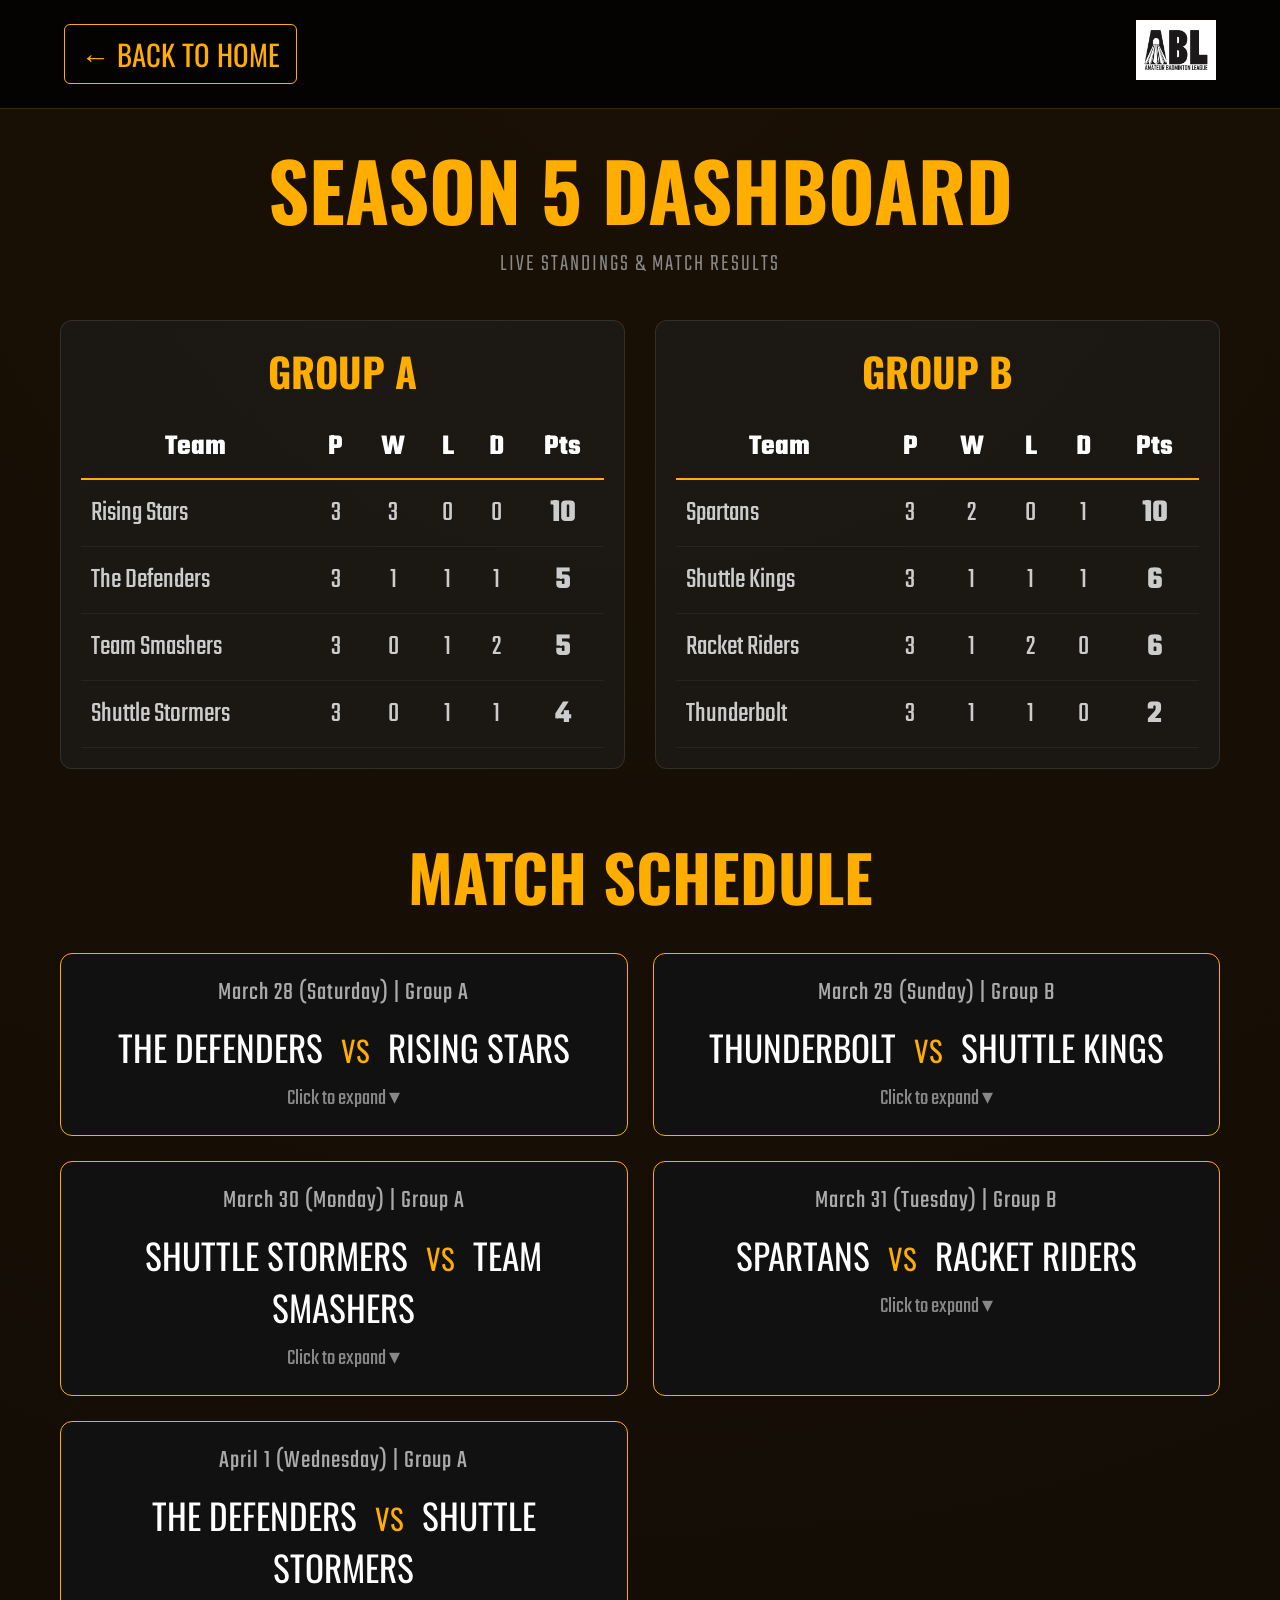
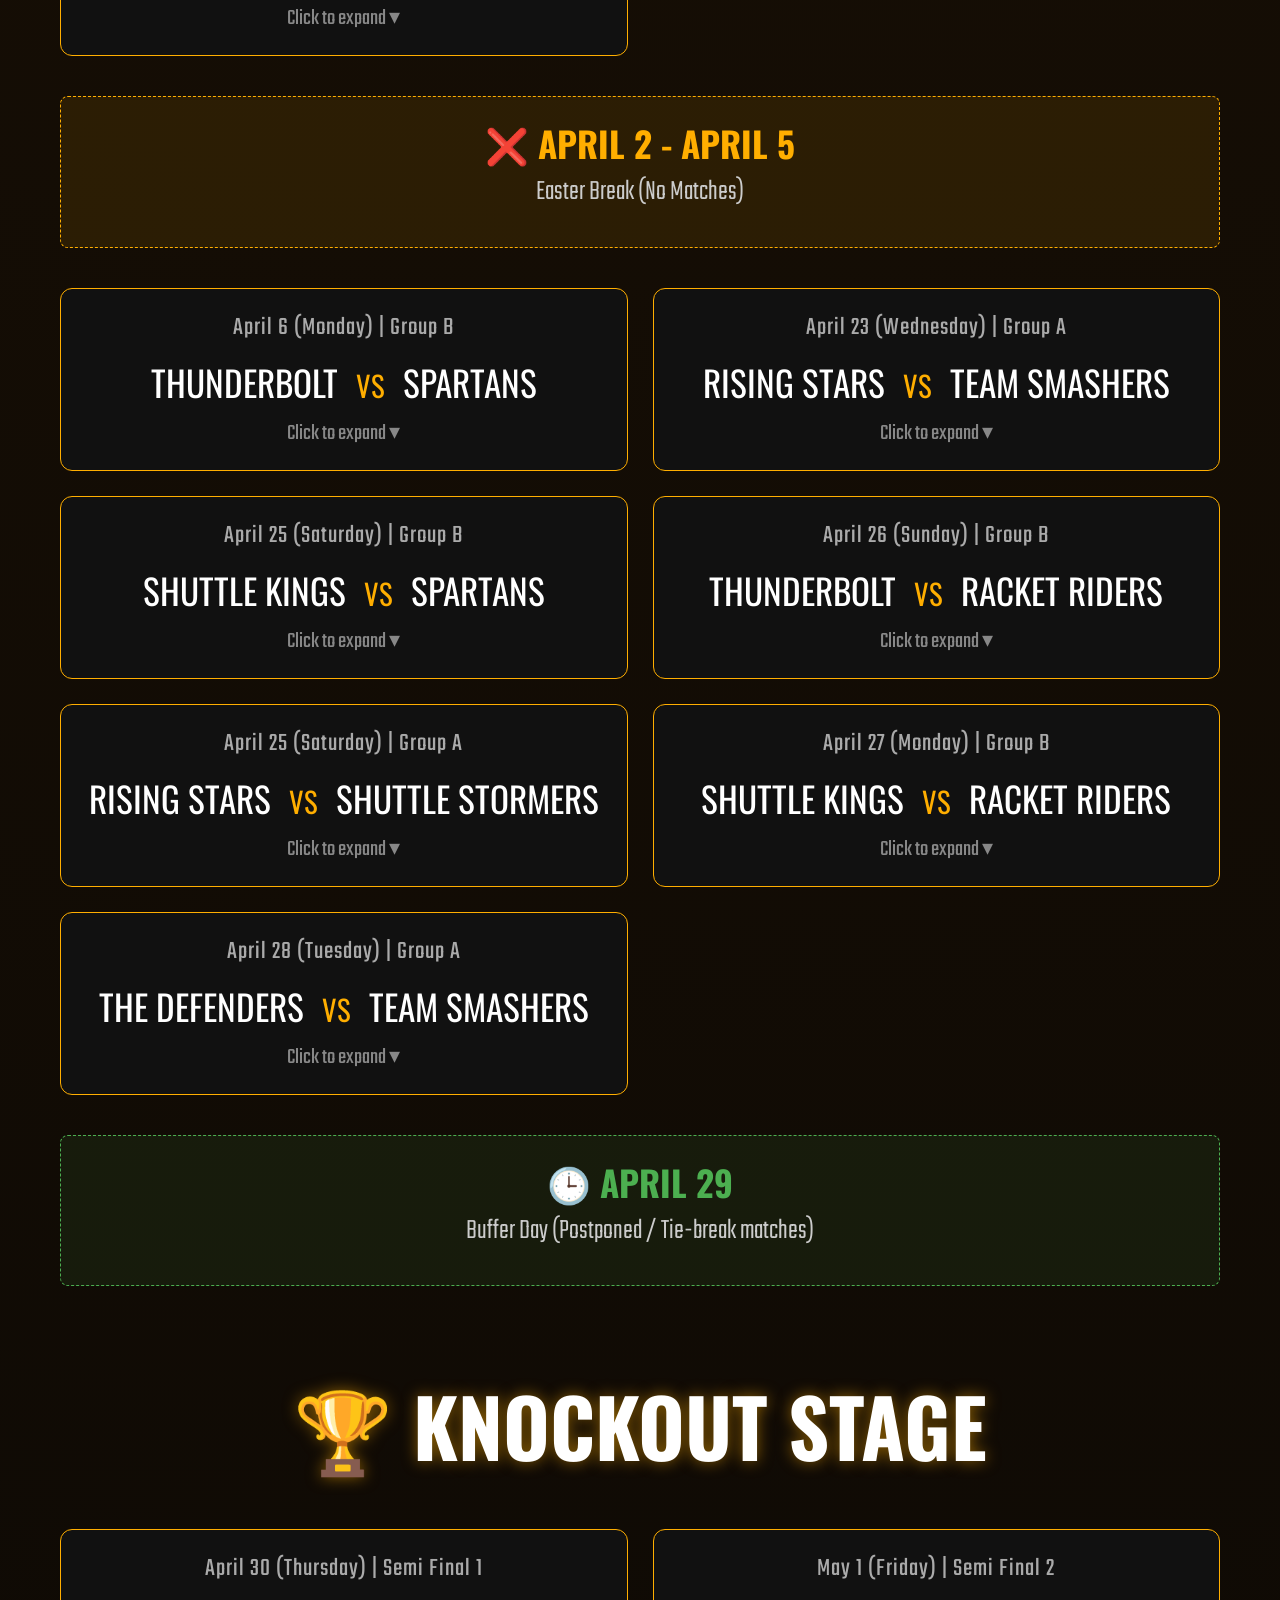
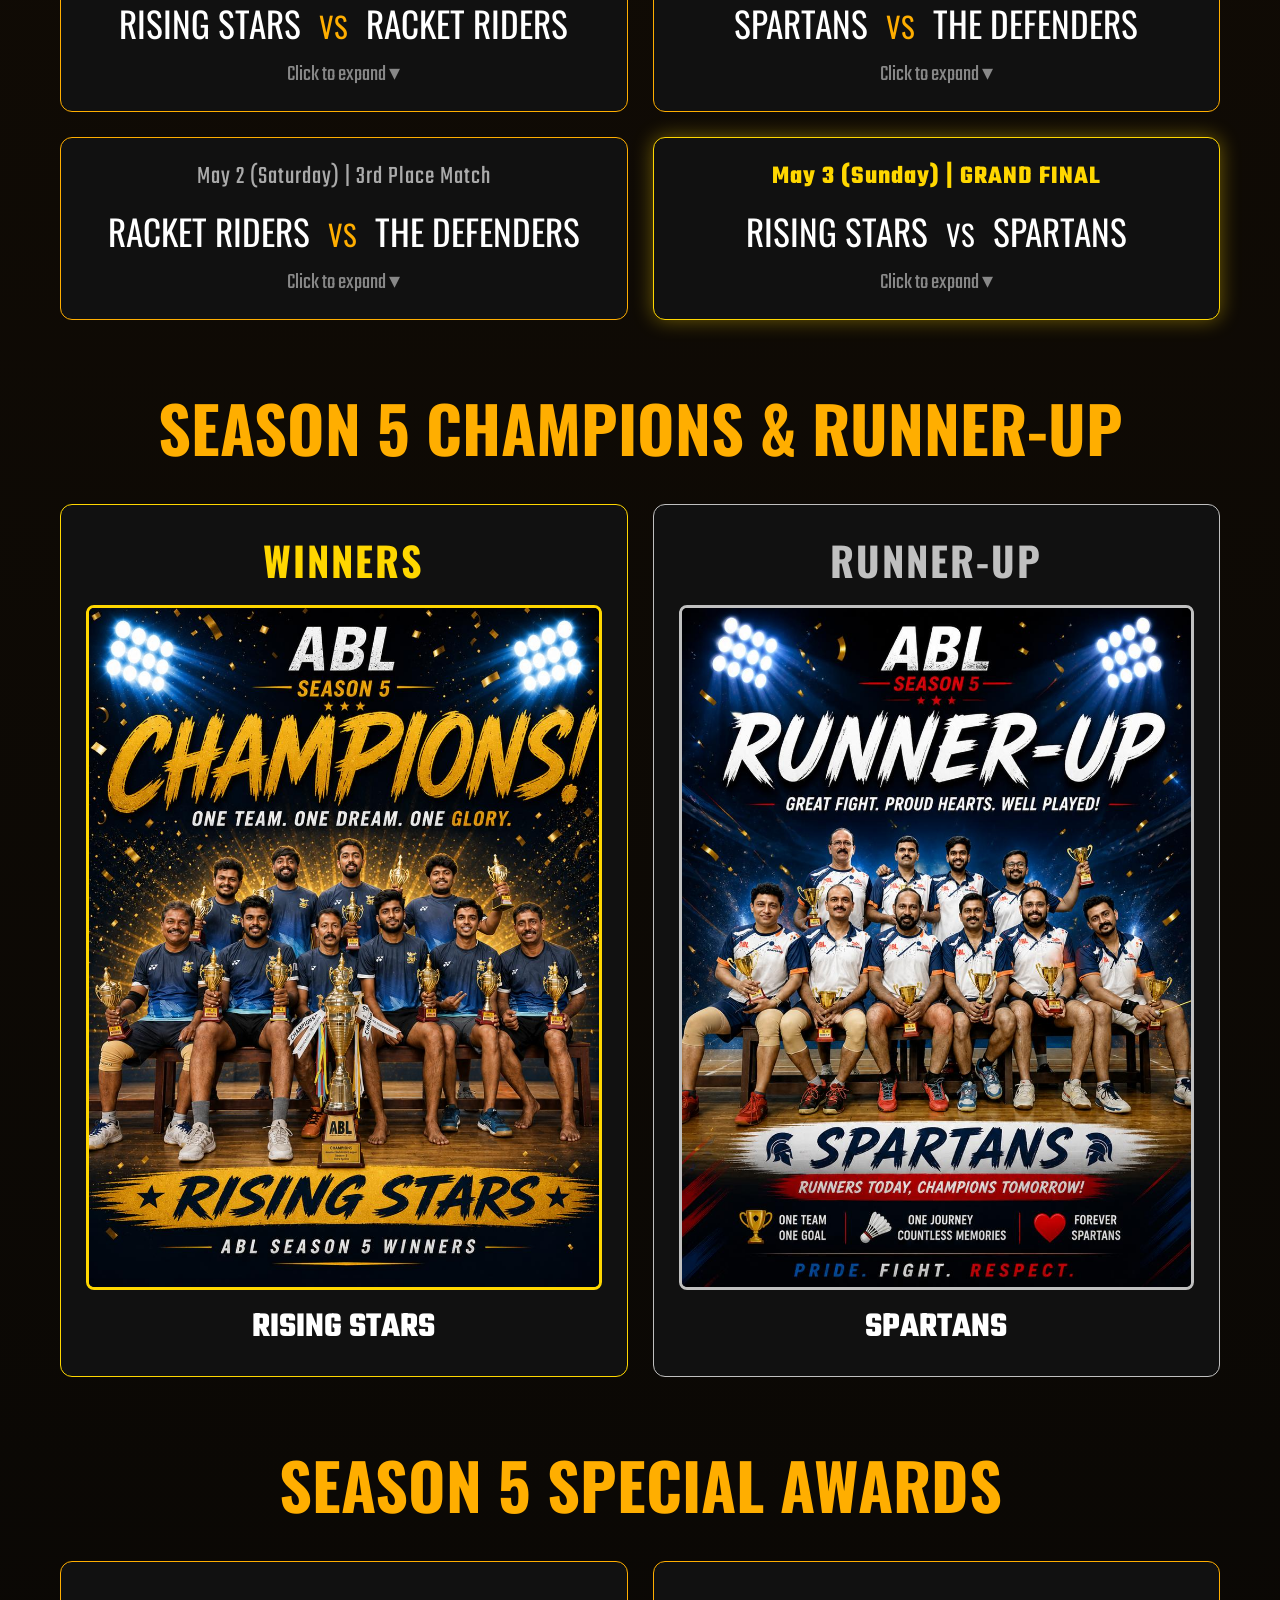
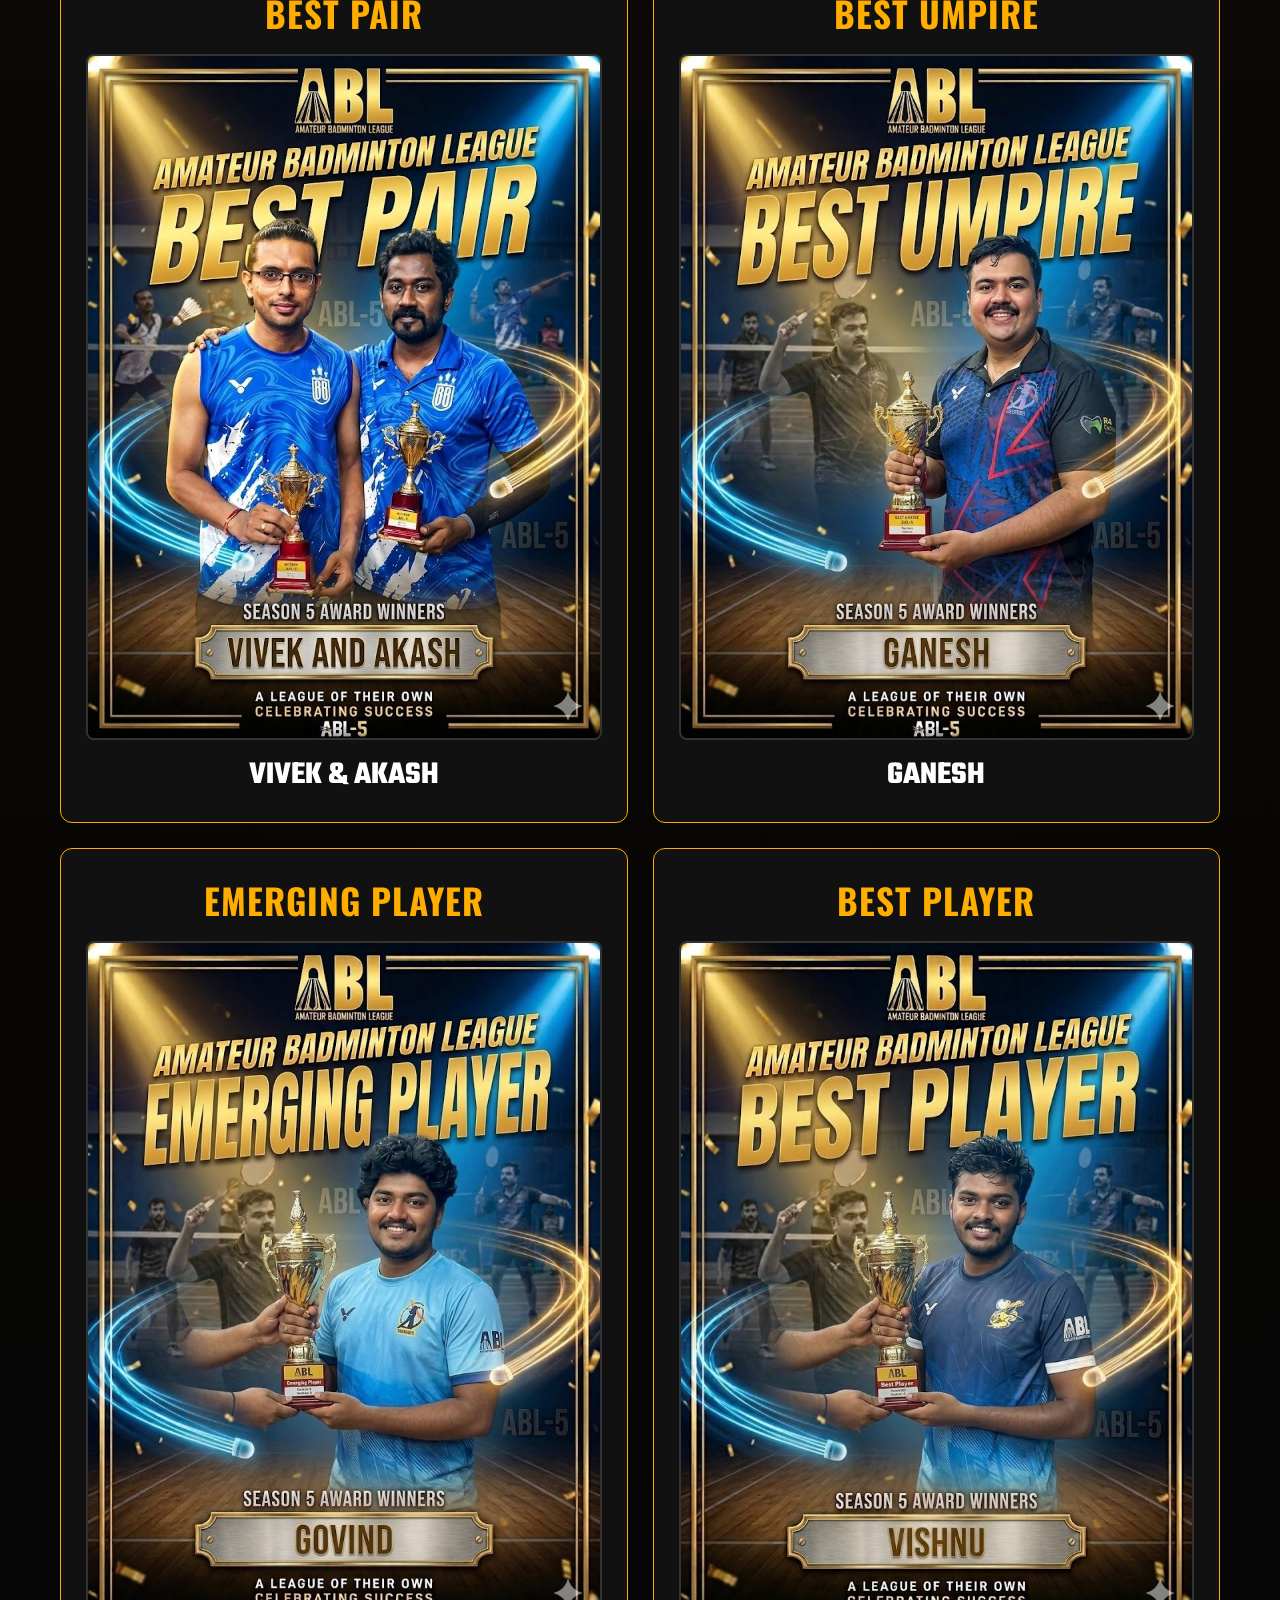
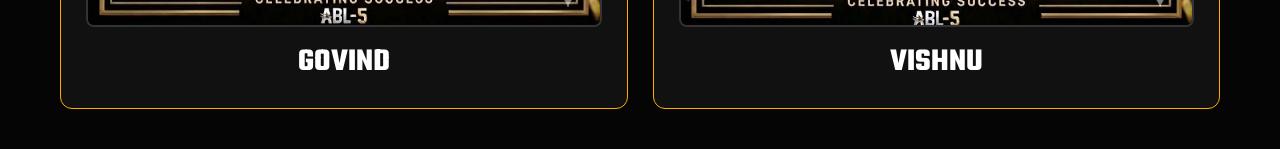
<file: fixtures.html>
<!DOCTYPE html>
<html lang="en">

<head>
    <meta charset="UTF-8">
    <meta name="viewport" content="width=device-width, initial-scale=1.0">
    <title>Fixtures & Standings | ABL Season 5</title>
    <link rel="stylesheet" href="style.css">
    <link rel="preconnect" href="https://fonts.googleapis.com">
    <link rel="preconnect" href="https://fonts.gstatic.com" crossorigin>
    <link
        href="https://fonts.googleapis.com/css2?family=Oswald:wght@300;500;700&family=Teko:wght@300;400;600;700&display=swap"
        rel="stylesheet">
    <link rel="icon" type="image/png" href="abl_logo.png">    
</head>

<body class="fixtures-page">

    <!-- Simple Header / Navigation -->
    <header class="fixtures-header">
        <a href="index.html" class="back-btn">← BACK TO HOME</a>
        <a href="https://abl.harijith.com/"><img src="abl_logo.png" alt="ABL Logo" class="fixtures-logo"></a>
    </header>

    <main class="fixtures-wrapper">
        <div class="section-header center-text">
            <h2>SEASON 5 DASHBOARD</h2>
            <p>Live Standings & Match Results</p>
        </div>

        <!-- POINTS TABLES -->
        <div class="tables-container">
            <div class="group-table-card">
                <h3>GROUP A</h3>
                <table class="group-table">
                    <tr>
                        <th>Team</th>
                        <th>P</th>
                        <th>W</th>
                        <th>L</th>
                        <th>D</th>
                        <th>Pts</th>
                    </tr>
                    <tr>
                        <td>The Defenders</td>
                        <td>3</td>
                        <td>1</td>
                        <td>1</td>
                        <td>1</td>
                        <td class="pts-col">5</td>
                    </tr>
                    <tr>
                        <td>Rising Stars</td>
                        <td>3</td>
                        <td>3</td>
                        <td>0</td>
                        <td>0</td>
                        <td class="pts-col">10</td>
                    </tr>
                    <tr>
                        <td>Shuttle Stormers</td>
                        <td>3</td>
                        <td>0</td>
                        <td>1</td>
                        <td>1</td>
                        <td class="pts-col">4</td>
                    </tr>
                    <tr>
                        <td>Team Smashers</td>
                        <td>3</td>
                        <td>0</td>
                        <td>1</td>
                        <td>2</td>
                        <td class="pts-col">5</td>
                    </tr>
                </table>
            </div>

            <div class="group-table-card">
                <h3>GROUP B</h3>
                <table class="group-table">
                    <tr>
                        <th>Team</th>
                        <th>P</th>
                        <th>W</th>
                        <th>L</th>
                        <th>D</th>
                        <th>Pts</th>
                    </tr>
                    <tr>
                        <td>Thunderbolt</td>
                        <td>3</td>
                        <td>1</td>
                        <td>1</td>
                        <td>0</td>
                        <td class="pts-col">2</td>
                    </tr>
                    <tr>
                        <td>Shuttle Kings</td>
                        <td>3</td>
                        <td>1</td>
                        <td>1</td>
                        <td>1</td>
                        <td class="pts-col">6</td>
                    </tr>
                    <tr>
                        <td>Spartans</td>
                        <td>3</td>
                        <td>2</td>
                        <td>0</td>
                        <td>1</td>
                        <td class="pts-col">10</td>
                    </tr>
                    <tr>
                        <td>Racket Riders</td>
                        <td>3</td>
                        <td>1</td>
                        <td>2</td>
                        <td>0</td>
                        <td class="pts-col">6</td>
                    </tr>
                </table>
            </div>
        </div>

        <!-- FIXTURES SCHEDULE -->
        <div class="schedule-container">
            <h3 class="schedule-title">MATCH SCHEDULE</h3>

            <div class="fixtures-grid">

                <div class="fire-card">
                    <div class="card-summary">
                        <span class="match-date">March 28 (Saturday) | Group A</span>
                        <div class="match-teams">THE DEFENDERS <span class="vs">VS</span> RISING STARS</div>
                        <span class="expand-hint">Click to expand ▾</span>
                    </div>
                    <div class="card-details">
                        <div class="table-wrapper">
                            <table class="details-table">
                            <tr>
                                <th>Match</th>
                                <th>Defenders</th>
                                <th>Rising Stars</th>
                                <th>Winner</th>
                                <th>Pts</th>
                            </tr>
                            <tr>
                                <td>M1 (Reg)</td>
                                <td>Denny / Anal</td>
                                <td>BBoy / Antony</td>
                                <td>BBoy / Antony</td>
                                <td>30-23</td>
                            </tr>
                            <tr>
                                <td>M2 (Reg)</td>
                                <td>Sinoy / Karthik</td>
                                <td>Shafeeq / Jacob</td>
                                <td>Sinoy / Karthik</td>
                                <td>30-25</td>
                            </tr>
                            <tr>
                                <td>M3 (Reg)</td>
                                <td>Baicil / Shyju</td>
                                <td>Balu / Govind</td>
                                <td>Balu / Govind</td>
                                <td>30-13</td>
                            </tr>
                            <tr>
                                <td class="trump">M4 (Trump)</td>
                                <td>Adarsh / Sunilkumar</td>
                                <td>Manoj / Vishnu</td>
                                <td>Manoj / Vishnu</td>
                                <td>30-26</td>
                            </tr>
                            <tr>
                                <td class="trump">M5 (Trump)</td>
                                <td>Rajesh / Navas</td>
                                <td>Vicky / Shijith</td>
                                <td>Rajesh / Navas</td>
                                <td>30-20</td>
                            </tr>
                        </table>
                        </div>
                        <div class="match-footer">Overall Winner: <span>Rising Stars</span></div>
                    </div>
                </div>

                <div class="fire-card">
                    <div class="card-summary">
                        <span class="match-date">March 29 (Sunday) | Group B</span>
                        <div class="match-teams">THUNDERBOLT <span class="vs">VS</span> SHUTTLE KINGS</div>
                        <span class="expand-hint">Click to expand ▾</span>
                    </div>
                    <div class="card-details">
                        <div class="table-wrapper">
                            <table class="details-table">
                            <tr>
                                <th>Match</th>
                                <th>Thunderbolt</th>
                                <th>Kings</th>
                                <th>Winner</th>
                                <th>Pts</th>
                            </tr>
                            <tr>
                                <td>M1 (Reg)</td>
                                <td>Jude / Sukhlal</td>
                                <td>Prasant / Sajith</td>
                                <td>Prasant / Sajith</td>
                                <td>15-30</td>
                            </tr>
                            <tr>
                                <td>M2 (Reg)</td>
                                <td>Dinoop / Pratheesh</td>
                                <td>Hashim / Jolly</td>
                                <td>Dinoop / Pratheesh</td>
                                <td>30-24</td>
                            </tr>
                            <tr>
                                <td>M3 (Reg)</td>
                                <td>Peter / Santhosh</td>
                                <td>Johnson / Biju</td>
                                <td>Johnson / Biju</td>
                                <td>30-24</td>
                            </tr>
                            <tr>
                                <td class="trump">M4 (Trump)</td>
                                <td>Anush / Bebin</td>
                                <td>Jayanth / Manoj AM</td>
                                <td>Anush / Bebin</td>
                                <td>30-9</td>
                            </tr>
                            <tr>
                                <td class="trump">M5 (Trump)</td>
                                <td>Nibin / Ajay</td>
                                <td>Pramod / Bijoy</td>
                                <td>Nibin / Ajay</td>
                                <td>30-20</td>
                            </tr>
                        </table>
                        </div>
                        <div class="match-footer">Overall Winner: <span>Thunderbolt</span></div>
                    </div>
                </div>

                <div class="fire-card">
                    <div class="card-summary">
                        <span class="match-date">March 30 (Monday) | Group A</span>
                        <div class="match-teams">SHUTTLE STORMERS <span class="vs">VS</span> TEAM SMASHERS</div>
                        <span class="expand-hint">Click to expand ▾</span>
                    </div>
                    <div class="card-details">
                        <div class="table-wrapper">
                            <table class="details-table">
                            <tr>
                                <th>Match</th>
                                <th>Stormers</th>
                                <th>Smashers</th>
                                <th>Winner</th>
                                <th>Pts</th>
                            </tr>
                            <tr>
                                <td>M1 (Reg)</td>
                                <td>Jithesh / Upendra</td>
                                <td>Ganesh / Vishnu Raj</td>
                                <td>Ganesh / Vishnu Raj</td>
                                <td>12-30</td>
                            </tr>
                            <tr>
                                <td>M2 (Reg)</td>
                                <td>Nandakumar / Jenson</td>
                                <td>Babu / Nidhin</td>
                                <td>Nandakumar / Jenson</td>
                                <td>30-22</td>
                            </tr>
                            <tr>
                                <td>M3 (Reg)</td>
                                <td>Binu / Vinu</td>
                                <td>Krishnakumar / Younus</td>
                                <td>Binu / Vinu</td>
                                <td>30-26</td>
                            </tr>
                            <tr>
                                <td class="trump">M4 (Trump)</td>
                                <td>Rajiv / Suchith</td>
                                <td>Siyad / Harijith</td>
                                <td>Siyad / Harijith</td>
                                <td>30-27</td>
                            </tr>
                            <tr>
                                <td class="trump">M5 (Trump)</td>
                                <td>Unni / Binoy</td>
                                <td>Jayan / Akhil</td>
                                <td>Unni / Binoy</td>
                                <td>30-21</td>
                            </tr>
                        </table>
                        </div>
                        <div class="match-footer">Overall Winner: <span>Draw</span></div>
                    </div>
                </div>

                <div class="fire-card">
                    <div class="card-summary">
                        <span class="match-date">March 31 (Tuesday) | Group B</span>
                        <div class="match-teams">SPARTANS <span class="vs">VS</span> RACKET RIDERS</div>
                        <span class="expand-hint">Click to expand ▾</span>
                    </div>
                    <div class="card-details">
                        <div class="table-wrapper">
                            <table class="details-table">
                            <tr>
                                <th>Match</th>
                                <th>Spartans</th>
                                <th>Riders</th>
                                <th>Winner</th>
                                <th>Pts</th>
                            </tr>
                            <tr>
                                <td>M1 (Reg)</td>
                                <td>Vinod / Deepesh</td>
                                <td>Sudheesh / Jinosh</td>
                                <td>Vinod / Deepesh</td>
                                <td>30-20</td>
                            </tr>
                            <tr>
                                <td>M2 (Reg)</td>
                                <td>Anand / Manoj</td>
                                <td>Subramani / Faisal</td>
                                <td>Anand / Manoj</td>
                                <td>30-17</td>
                            </tr>
                            <tr>
                                <td>M3 (Reg)</td>
                                <td>Anand John / Rajan</td>
                                <td>Dinesh / Sudheesh</td>
                                <td>Anand John / Rajan</td>
                                <td>30-28</td>
                            </tr>
                            <tr>
                                <td class="trump">M4 (Trump)</td>
                                <td>Mahipal / Pradeep</td>
                                <td>Vivek / Akash</td>
                                <td>Vivek / Akash</td>
                                <td>19-30</td>
                            </tr>
                            <tr>
                                <td class="trump">M5 (Trump)</td>
                                <td>Jinil / Rasheed</td>
                                <td>Ajaz / Ajith Mathew</td>
                                <td>Jinil / Rasheed</td>
                                <td>30-15</td>
                            </tr>
                        </table>
                        </div>
                        <div class="match-footer">Overall Winner: <span>Spartans</span></div>
                    </div>
                </div>

                <div class="fire-card">
                    <div class="card-summary">
                        <span class="match-date">April 1 (Wednesday) | Group A</span>
                        <div class="match-teams">THE DEFENDERS <span class="vs">VS</span> SHUTTLE STORMERS</div>
                        <span class="expand-hint">Click to expand ▾</span>
                    </div>
                    <div class="card-details">
                        <div class="table-wrapper">
                            <table class="details-table">
                            <tr>
                                <th>Match</th>
                                <th>Defenders</th>
                                <th>Stormers</th>
                                <th>Winner</th>
                                <th>Pts</th>
                            </tr>
                            <tr>
                                <td>M1 (Reg)</td>
                                <td>Anal / Sinoy</td>
                                <td>Jithesh / Upendra</td>
                                <td>Anal / Sinoy</td>
                                <td>30-21</td>
                            </tr>
                            <tr>
                                <td>M2 (Reg)</td>
                                <td>Baicil / Shyju</td>
                                <td>Nandakumar / Jenson</td>
                                <td>Nandakumar / Jenson</td>
                                <td>20-30</td>
                            </tr>
                            <tr>
                                <td>M3 (Reg)</td>
                                <td>Denny / Karthik</td>
                                <td>Binu / Vinu</td>
                                <td>Denny / Karthik</td>
                                <td>30-26</td>
                            </tr>
                            <tr>
                                <td class="trump">M4 (Trump)</td>
                                <td>Adarsh / Sunilkumar</td>
                                <td>Rajiv / Sujith</td>
                                <td>Rajiv / Sujith</td>
                                <td>30-20</td>
                            </tr>
                            <tr>
                                <td class="trump">M5 (Trump)</td>
                                <td>Rajesh / Navas</td>
                                <td>Unni / Binoy</td>
                                <td>Rajesh / Navas</td>
                                <td>Walkover</td>
                            </tr>
                        </table>
                        </div>
                        <div class="match-footer">Overall Winner: <span>The Defenders</span></div>
                    </div>
                </div>

                <div class="grid-banner"
                    style="grid-column: 1 / -1; text-align: center; padding: 20px; background: rgba(255,174,0,0.1); border: 1px dashed #ffae00; border-radius: 8px; margin: 15px 0;">
                    <h4
                        style="font-family: 'Oswald', sans-serif; font-size: 2.2rem; color: #ffae00; margin-bottom: 5px;">
                        ❌ APRIL 2 - APRIL 5</h4>
                    <p style="color: #ccc; font-size: 1.8rem;">Easter Break (No Matches)</p>
                </div>

                <div class="fire-card">
                    <div class="card-summary">
                        <span class="match-date">April 6 (Monday) | Group B</span>
                        <div class="match-teams">THUNDERBOLT <span class="vs">VS</span> SPARTANS</div>
                        <span class="expand-hint">Click to expand ▾</span>
                    </div>
                    <div class="card-details">
                        <div class="table-wrapper">
                            <table class="details-table">
                            <tr>
                                <th>Match</th>
                                <th>Thunderbolt</th>
                                <th>Spartans</th>
                                <th>Winner</th>
                                <th>Pts</th>
                            </tr>
                            <tr>
                                <td>M1 (Reg)</td>
                                <td>Peter / Sukhlal</td>
                                <td>Anand John / Rajan</td>
                                <td>Anand John / Rajan</td>
                                <td>17-30</td>
                            </tr>
                            <tr>
                                <td>M2 (Reg)</td>
                                <td>Dinoop / Pratheesh</td>
                                <td>Anand / Manoj</td>
                                <td>Dinoop / Pratheesh</td>
                                <td>30-14</td>
                            </tr>
                            <tr>
                                <td>M3 (Reg)</td>
                                <td>Jude / Santhosh</td>
                                <td>Vinod / Deepesh</td>
                                <td>Vinod / Deepesh</td>
                                <td>10-30</td>
                            </tr>
                            <tr>
                                <td class="trump">M4 (Trump)</td>
                                <td>Nibin / Ajay</td>
                                <td>Rasheed / Jinil</td>
                                <td>Rasheed / Jinil</td>
                                <td>21-30</td>
                            </tr>
                            <tr>
                                <td class="trump">M5 (Trump)</td>
                                <td>Anush / Bebin</td>
                                <td>Pradeep / Mahipal</td>
                                <td>Anush / Bebin</td>
                                <td>30-19</td>
                            </tr>
                        </table>
                        </div>
                        <div class="match-footer">Overall Winner: <span>Spartans</span></div>
                    </div>
                </div>

                <div class="fire-card">
                    <div class="card-summary">
                        <span class="match-date">April 23 (Wednesday) | Group A</span>
                        <div class="match-teams">RISING STARS <span class="vs">VS</span> TEAM SMASHERS</div>
                        <span class="expand-hint">Click to expand ▾</span>
                    </div>
                    <div class="card-details">
                        <div class="table-wrapper">
                            <table class="details-table">
                            <tr>
                                <th>Match</th>
                                <th>RisingStars</th>
                                <th>Team Smashers</th>
                                <th>Winner</th>
                                <th>Pts</th>
                            </tr>
                            <tr>
                                <td>M1 (Reg)</td>
                                <td>Sangeeth / Antony</td>
                                <td>-</td>
                                <td>Sangeeth / Antony</td>
                                <td>Walkover</td>
                            </tr>
                            <tr>
                                <td>M2 (Reg)</td>
                                <td>Shafeek / Jacob</td>
                                <td>Younus / Vishnu</td>
                                <td>Younus / Vishnu</td>
                                <td>24-30</td>
                            </tr>
                            <tr>
                                <td>M3 (Reg)</td>
                                <td>Balu / Govind</td>
                                <td>Ganesh / Kiku</td>
                                <td>Balu / Govind</td>
                                <td>30-24</td>
                            </tr>
                            <tr>
                                <td class="trump">M4 (Trump)</td>
                                <td>Manoj / Vishnu</td>
                                <td>Siyad / Harijith</td>
                                <td>Siyad / Harijith</td>
                                <td>29-30</td>
                            </tr>
                            <tr>
                                <td class="trump">M5 (Trump)</td>
                                <td>Vicky / Shijith</td>
                                <td>Babu / Nidhin</td>
                                <td>Vicky / Shijith</td>
                                <td>30-28</td>
                            </tr>
                        </table>
                        </div>
                        <div class="match-footer">Overall Winner: <span>Rising Stars</span></div>
                    </div>
                </div>

                <div class="fire-card">
                    <div class="card-summary">
                        <span class="match-date">April 25 (Saturday) | Group B</span>
                        <div class="match-teams">SHUTTLE KINGS <span class="vs">VS</span> SPARTANS</div>
                        <span class="expand-hint">Click to expand ▾</span>
                    </div>
                    <div class="card-details">
                        <div class="table-wrapper">
                            <table class="details-table">
                            <tr>
                                <th>Match</th>
                                <th>Kings</th>
                                <th>Spartans</th>
                                <th>Winner</th>
                                <th>Pts</th>
                            </tr>
                            <tr>
                                <td>M1 (Reg)</td>
                                <td>Prasanth / Sajith</td>
                                <td>Annad John / Rajan</td>
                                <td>Prasanth / Sajith</td>
                                <td>26-30</td>
                            </tr>
                            <tr>
                                <td>M2 (Reg)</td>
                                <td>Jolly / Ashim</td>
                                <td>Manoj / Anand</td>
                                <td>Jolly / Ashim</td>
                                <td>30-19</td>
                            </tr>
                            <tr>
                                <td>M3 (Reg)</td>
                                <td>Biju / Johnson</td>
                                <td>Vinod / Deepesh</td>
                                <td>Vinod / Deepesh</td>
                                <td>Walkover</td>
                            </tr>
                            <tr>
                                <td class="trump">M4 (Trump)</td>
                                <td>Manoj / Jayanth</td>
                                <td>Rasheed / Jinil</td>
                                <td>Rasheed / Jinil</td>
                                <td>Walkover</td>
                            </tr>
                            <tr>
                                <td class="trump">M5 (Trump)</td>
                                <td>Pramod / Bijoy</td>
                                <td>Pradeep / Mahipal</td>
                                <td>Pramod / Bijoy</td>
                                <td>30-22</td>
                            </tr>
                        </table>
                        </div>
                        <div class="match-footer">Overall Winner: <span>Draw</span></div>
                    </div>
                </div>



                <div class="fire-card">
                    <div class="card-summary">
                        <span class="match-date">April 26 (Sunday) | Group B</span>
                        <div class="match-teams">THUNDERBOLT <span class="vs">VS</span> RACKET RIDERS</div>
                        <span class="expand-hint">Click to expand ▾</span>
                    </div>
                    <div class="card-details">
                        <div class="table-wrapper">
                            <table class="details-table">
                            <tr>
                                <th>Match</th>
                                <th>Thunderbolt</th>
                                <th>Riders</th>
                                <th>Winner</th>
                                <th>Pts</th>
                            </tr>
                            <tr>
                                <td>M1 (Reg)</td>
                                <td>Peter / Sukhlal (Jude)</td>
                                <td>Dinesh / Sudheesh</td>
                                <td>Dinesh / Sudheesh</td>
                                <td>12-30</td>
                            </tr>
                            <tr>
                                <td>M2 (Reg)</td>
                                <td>Jude / Santhosh</td>
                                <td>Faisal / Mahesh (Subramani)</td>
                                <td>Faisal / Mahesh (Subramani)</td>
                                <td>29-30</td>
                            </tr>
                            <tr>
                                <td>M3 (Reg)</td>
                                <td>Dinoop / Pratheesh</td>
                                <td>Subramani / Jinosh</td>
                                <td>Subramani / Jinosh</td>
                                <td>29-30</td>
                            </tr>
                            <tr>
                                <td class="trump">M4 (Trump)</td>
                                <td>Nibin / Anush</td>
                                <td>Vivek / Akash</td>
                                <td>Vivek / Akash</td>
                                <td>28-30</td>
                            </tr>
                            <tr>
                                <td class="trump">M5 (Trump)</td>
                                <td>Ajay / Bebin</td>
                                <td>Ajaz / Ajith Mathew</td>
                                <td>Ajay / Bebin</td>
                                <td>30-25</td>
                            </tr>
                        </table>
                        </div>
                        <div class="match-footer">Overall Winner: <span>Racket Riders</span></div>
                    </div>
                </div>

                <div class="fire-card">
                    <div class="card-summary">
                        <span class="match-date">April 25 (Saturday) | Group A</span>
                        <div class="match-teams">RISING STARS <span class="vs">VS</span> SHUTTLE STORMERS</div>
                        <span class="expand-hint">Click to expand ▾</span>
                    </div>
                    <div class="card-details">
                        <div class="table-wrapper">
                            <table class="details-table">
                            <tr>
                                <th>Match</th>
                                <th>Stars</th>
                                <th>Stormers</th>
                                <th>Winner</th>
                                <th>Pts</th>
                            </tr>
                            <tr>
                                <td>M1 (Reg)</td>
                                <td>Balu / Govind</td>
                                <td>Binu / Vinu</td>
                                <td>Balu / Govind</td>
                                <td>30-27</td>
                            </tr>
                            <tr>
                                <td>M2 (Reg)</td>
                                <td>Shafeek / Jacob</td>
                                <td>Jenson / Nandu</td>
                                <td>Jenson / Nandu</td>
                                <td>28-30</td>
                            </tr>
                            <tr>
                                <td>M3 (Reg)</td>
                                <td>Sangeeth / Antony</td>
                                <td>Jithesh / Upendra</td>
                                <td>Sangeeth / Antony</td>
                                <td>30-10</td>
                            </tr>
                            <tr>
                                <td class="trump">M4 (Trump)</td>
                                <td>Vicky / Shijith</td>
                                <td>Rajiv / Sujith</td>
                                <td>Rajiv / Sujith</td>
                                <td>Walkover</td>
                            </tr>
                            <tr>
                                <td class="trump">M5 (Trump)</td>
                                <td>Manoj / Vishnu</td>
                                <td>Unni / Binoy</td>
                                <td>Manoj / Vishnu</td>
                                <td>Walkover</td>
                            </tr>
                        </table>
                        </div>
                        <div class="match-footer">Overall Winner: <span>Rising Stars</span></div>
                    </div>
                </div>

                <div class="fire-card">
                    <div class="card-summary">
                        <span class="match-date">April 27 (Monday) | Group B</span>
                        <div class="match-teams">SHUTTLE KINGS <span class="vs">VS</span> RACKET RIDERS</div>
                        <span class="expand-hint">Click to expand ▾</span>
                    </div>
                    <div class="card-details">
                        <div class="table-wrapper">
                            <table class="details-table">
                            <tr>
                                <th>Match</th>
                                <th>Kings</th>
                                <th>Riders</th>
                                <th>Winner</th>
                                <th>Pts</th>
                            </tr>
                            <tr>
                                <td>M1 (Reg)</td>
                                <td>Sajith / Prasanth</td>
                                <td>Dinesh / Sudheesh</td>
                                <td>Sajith / Prasanth</td>
                                <td>30-26</td>
                            </tr>
                            <tr>
                                <td>M2 (Reg)</td>
                                <td>Biju / Joshson (Manoj)</td>
                                <td>Faisal / Mahesh (Subramani)</td>
                                <td>Faisal / Mahesh (Subramani)</td>
                                <td>30-17</td>
                            </tr>
                            <tr>
                                <td>M3 (Reg)</td>
                                <td>Jolly / Hashim</td>
                                <td>Subramani / Jinosh</td>
                                <td>Jolly / Hashim</td>
                                <td>30-18</td>
                            </tr>
                            <tr>
                                <td class="trump">M4 (Trump)</td>
                                <td>Manoj / Jayanth (Biju)</td>
                                <td>Vivek / Ajaz</td>
                                <td>Vivek / Ajaz</td>
                                <td>30-12</td>
                            </tr>
                            <tr>
                                <td class="trump">M5 (Trump)</td>
                                <td>Pramod / Bijoy</td>
                                <td>Akash / Ajith Mathew</td>
                                <td>Pramod / Bijoy</td>
                                <td>30-26</td>
                            </tr>
                        </table>
                        </div>
                        <div class="match-footer">Overall Winner: <span>Shuttle Kings</span></div>
                    </div>
                </div>

                <div class="fire-card">
                    <div class="card-summary">
                        <span class="match-date">April 28 (Tuesday) | Group A</span>
                        <div class="match-teams">THE DEFENDERS <span class="vs">VS</span> TEAM SMASHERS</div>
                        <span class="expand-hint">Click to expand ▾</span>
                    </div>
                    <div class="card-details">
                        <div class="table-wrapper">
                            <table class="details-table">
                            <tr>
                                <th>Match</th>
                                <th>Defenders</th>
                                <th>Smashers</th>
                                <th>Winner</th>
                                <th>Pts</th>
                            </tr>
                            <tr>
                                <td>M1 (Reg)</td>
                                <td>Anal / Sinoy</td>
                                <td>Kiku / Vishu</td>
                                <td>Anal / Sinoy</td>
                                <td>30-24</td>
                            </tr>
                            <tr>
                                <td>M2 (Reg)</td>
                                <td>Baicil / Shyju</td>
                                <td>-</td>
                                <td>Baicil / Shyju</td>
                                <td>Walkover</td>
                            </tr>
                            <tr>
                                <td>M3 (Reg)</td>
                                <td>Denny / Karthik</td>
                                <td>Ganesh / Younus</td>
                                <td>Ganesh / Younus</td>
                                <td>23-30</td>
                            </tr>
                            <tr>
                                <td class="trump">M4 (Trump)</td>
                                <td>Rajesh / Navas</td>
                                <td>Siyad / Harijith</td>
                                <td>Siyad / Harijith</td>
                                <td>12-30</td>
                            </tr>
                            <tr>
                                <td class="trump">M5 (Trump)</td>
                                <td>Adarsh Unni / Sunil</td>
                                <td>Jayan Chettan / Akhil</td>
                                <td>Adarsh Unni / Sunil</td>
                                <td>30-14</td>
                            </tr>
                        </table>
                        </div>
                        <div class="match-footer">Overall Winner: <span>Draw</span></div>
                    </div>
                </div>

                <div class="grid-banner"
                    style="grid-column: 1 / -1; text-align: center; padding: 20px; background: rgba(76, 175, 80, 0.1); border: 1px dashed #4caf50; border-radius: 8px; margin: 15px 0;">
                    <h4
                        style="font-family: 'Oswald', sans-serif; font-size: 2.2rem; color: #4caf50; margin-bottom: 5px;">
                        🕒 APRIL 29</h4>
                    <p style="color: #ccc; font-size: 1.8rem;">Buffer Day (Postponed / Tie-break matches)</p>
                </div>

                <div class="grid-banner"
                    style="grid-column: 1 / -1; text-align: center; margin-top: 40px; margin-bottom: 20px;">
                    <h3
                        style="font-family: 'Oswald', sans-serif; font-size: 5rem; color: #fff; text-shadow: 0 0 15px rgba(255,174,0,0.5);">
                        🏆 KNOCKOUT STAGE</h3>
                </div>

                <div class="fire-card">
                    <div class="card-summary">
                        <span class="match-date">April 30 (Thursday) | Semi Final 1</span>
                        <div class="match-teams">RISING STARS <span class="vs">VS</span> RACKET RIDERS</div>
                        <span class="expand-hint">Click to expand ▾</span>
                    </div>
                    <div class="card-details">
                        <div class="table-wrapper">
                            <table class="details-table">
                            <tr>
                                <th>Match</th>
                                <th>Rising Stars</th>
                                <th>Racket Riders</th>
                                <th>Winner</th>
                                <th>Pts</th>
                            </tr>
                            <tr>
                                <td>M1 (Reg)</td>
                                <td>Sangeeth / Antony</td>
                                <td>-</td>
                                <td>Sangeeth / Antony</td>
                                <td>Walkover</td>
                            </tr>
                            <tr>
                                <td>M2 (Reg)</td>
                                <td>Shafeek / Jacob</td>
                                <td>Faisal / Jinosh</td>
                                <td>Shafeek / Jacob</td>
                                <td>30-18</td>
                            </tr>
                            <tr>
                                <td>M3 (Reg)</td>
                                <td>Balu / Govind</td>
                                <td>Dinesh / Sudheesh</td>
                                <td>Balu / Govind</td>
                                <td>30-24</td>
                            </tr>
                            <tr>
                                <td class="trump">M4 (Trump)</td>
                                <td>Vicky / Shijith</td>
                                <td>Vivek / Akash</td>
                                <td>Vivek / Akash</td>
                                <td>19-30</td>
                            </tr>
                            <tr>
                                <td class="trump">M5 (Trump)</td>
                                <td>Manoj / Vishnu</td>
                                <td>Ajaz / Ajith Mathew</td>
                                <td>Manoj / Vishnu</td>
                                <td>-</td>
                            </tr>
                        </table>
                        </div>
                        <div class="match-footer">Overall Winner: <span>Rising Stars</span></div>
                    </div>
                </div>

                <div class="fire-card">
                    <div class="card-summary">
                        <span class="match-date">May 1 (Friday) | Semi Final 2</span>
                        <div class="match-teams">SPARTANS <span class="vs">VS</span> THE DEFENDERS</div>
                        <span class="expand-hint">Click to expand ▾</span>
                    </div>
                    <div class="card-details">
                        <div class="table-wrapper">
                            <table class="details-table">
                            <tr>
                                <th>Match</th>
                                <th>The Defenders</th>
                                <th>Spartans</th>
                                <th>Winner</th>
                                <th>Pts</th>
                            </tr>
                            <tr>
                                <td>M1 (Reg)</td>
                                <td>Denny / Karthik</td>
                                <td>Manoj / Rajan</td>
                                <td>Denny / Karthik</td>
                                <td>-</td>
                            </tr>
                            <tr>
                                <td>M2 (Reg)</td>
                                <td>Baicil / Shiju</td>
                                <td>Deepesh / Anand</td>
                                <td>Deepesh / Anand</td>
                                <td>12-30</td>
                            </tr>
                            <tr>
                                <td>M3 (Reg)</td>
                                <td>Anal / Sinoy</td>
                                <td>Vinod / Anand John</td>
                                <td>Vinod / Anand John</td>
                                <td>28-30</td>
                            </tr>
                            <tr>
                                <td class="trump">M4 (Trump)</td>
                                <td>Adarsh Unni / Rajesh</td>
                                <td>Rashid / Jinil</td>
                                <td>Rashid / Jinil</td>
                                <td>29-30</td>
                            </tr>
                            <tr>
                                <td class="trump">M5 (Trump)</td>
                                <td>Navas / Sunil Kumar</td>
                                <td>Pradeep / Mahipal</td>
                                <td>-</td>
                                <td>0</td>
                            </tr>
                        </table>
                        </div>
                        <div class="match-footer">Overall Winner: <span>Spartans</span></div>
                    </div>
                </div>

                <div class="fire-card">
                    <div class="card-summary">
                        <span class="match-date">May 2 (Saturday) | 3rd Place Match</span>
                        <div class="match-teams">RACKET RIDERS <span class="vs">VS</span> THE DEFENDERS</div>
                        <span class="expand-hint">Click to expand ▾</span>
                    </div>
                    <div class="card-details">
                        <div class="table-wrapper">
                            <table class="details-table">
                            <tr>
                                <th>Match</th>
                                <th>Racket Riders</th>
                                <th>The Defenders</th>
                                <th>Winner</th>
                                <th>Pts</th>
                            </tr>
                            <tr>
                                <td>M1 (Reg)</td>
                                <td>Jinosh / Dinesh</td>
                                <td>Karthik / Sinoy</td>
                                <td>Jinosh / Dinesh</td>
                                <td>30-26</td>
                            </tr>
                            <tr>
                                <td>M2 (Reg)</td>
                                <td>Sudheesh / Faisal</td>
                                <td>-</td>
                                <td>Sudheesh / Faisal</td>
                                <td>Walkover</td>
                            </tr>
                            <tr>
                                <td>M3 (Reg)</td>
                                <td>-</td>
                                <td>Denny / Baicil</td>
                                <td>Denny / Baicil</td>
                                <td>Walkover</td>
                            </tr>
                            <tr>
                                <td class="trump">M4 (Trump)</td>
                                <td>Akash / Vivek</td>
                                <td>Anal / Unni</td>
                                <td>Akash / Vivek</td>
                                <td>30-21</td>
                            </tr>
                            <tr>
                                <td class="trump">M5 (Trump)</td>
                                <td>Ajith Mathew / Ajas</td>
                                <td>Rajesh / Navas</td>
                                <td>Ajith Mathew / Ajas</td>
                                <td>30-20</td>
                            </tr>
                        </table>
                        </div>
                        <div class="match-footer">Overall Winner: <span>Racket Riders</span></div>
                    </div>
                </div>

                <div class="fire-card" style="border-color: #ffd700; box-shadow: 0 0 20px rgba(255, 215, 0, 0.4);">
                    <div class="card-summary">
                        <span class="match-date" style="color: #ffd700; font-weight: bold;">May 3 (Sunday) | GRAND
                            FINAL</span>
                        <div class="match-teams">RISING STARS <span class="vs" style="color: #fff;">VS</span> SPARTANS
                        </div>
                        <span class="expand-hint">Click to expand ▾</span>
                    </div>
                    <div class="card-details">
                        <div class="table-wrapper">
                            <table class="details-table">
                            <tr>
                                <th>Match</th>
                                <th>Rising Stars</th>
                                <th>Spartans</th>
                                <th>Winner</th>
                                <th>Pts</th>
                            </tr>
                            <tr>
                                <td>M1 (Reg)</td>
                                <td>Balu / Govind</td>
                                <td>Anand / Rajan</td>
                                <td>Balu / Govind</td>
                                <td>30-18</td>
                            </tr>
                            <tr>
                                <td>M2 (Reg)</td>
                                <td>Shafique / Jacob</td>
                                <td>Anand / Deepesh</td>
                                <td>Anand / Deepesh</td>
                                <td>23-30</td>
                            </tr>
                            <tr>
                                <td>M3 (Reg)</td>
                                <td>Sangeeth / Antony</td>
                                <td>-</td>
                                <td>Sangeeth / Antony</td>
                                <td>Walkover</td>
                            </tr>
                            <tr>
                                <td class="trump">M4 (Trump)</td>
                                <td>Manoj / Vishnu</td>
                                <td>Jinil / Rasheed</td>
                                <td>Manoj / Vishnu</td>
                                <td>30-20</td>
                            </tr>
                            <tr>
                                <td class="trump">M5 (Trump)</td>
                                <td>TBD</td>
                                <td>TBD</td>
                                <td>-</td>
                                <td>0</td>
                            </tr>
                        </table>
                        <div class="match-footer" style="color: #ffd700;">🏆 Season 5 Champion: <span>Rising Stars</span>
                        </div>
                    </div>
                </div>

            </div>
        </div>

        <!-- TOURNAMENT CHAMPIONS -->
        <div class="schedule-container" style="margin-top: 60px;">
            <h3 class="schedule-title">SEASON 5 CHAMPIONS & RUNNER-UP</h3>
            <div class="fixtures-grid">
                
                <div class="fire-card" style="cursor: default; border-color: #ffd700;">
                    <div class="card-summary" style="display: flex; flex-direction: column; align-items: center; padding: 25px;">
                        <h4 style="font-family: 'Oswald', sans-serif; font-size: 2.5rem; color: #ffd700; margin-bottom: 15px; letter-spacing: 2px;">WINNERS</h4>
                        <img src="Winners.jpeg" alt="Winners: Rising Stars" style="width: 100%; border-radius: 8px; border: 3px solid #ffd700; margin-bottom: 15px;">
                        <p style="font-size: 2.2rem; font-weight: bold; color: #fff; margin: 0; text-transform: uppercase;">RISING STARS</p>
                    </div>
                </div>

                <div class="fire-card" style="cursor: default; border-color: #c0c0c0;">
                    <div class="card-summary" style="display: flex; flex-direction: column; align-items: center; padding: 25px;">
                        <h4 style="font-family: 'Oswald', sans-serif; font-size: 2.5rem; color: #c0c0c0; margin-bottom: 15px; letter-spacing: 2px;">RUNNER-UP</h4>
                        <img src="Runner-Up.jpeg" alt="Runner-Up: Spartans" style="width: 100%; border-radius: 8px; border: 3px solid #c0c0c0; margin-bottom: 15px;">
                        <p style="font-size: 2.2rem; font-weight: bold; color: #fff; margin: 0; text-transform: uppercase;">SPARTANS</p>
                    </div>
                </div>

            </div>
        </div>

        <!-- SPECIAL AWARDS -->
        <div class="schedule-container" style="margin-top: 60px;">
            <h3 class="schedule-title">SEASON 5 SPECIAL AWARDS</h3>
            <div class="fixtures-grid">
                
                <div class="fire-card" style="cursor: default;">
                    <div class="card-summary" style="display: flex; flex-direction: column; align-items: center; padding: 25px;">
                        <h4 style="font-family: 'Oswald', sans-serif; font-size: 2.2rem; color: #ffae00; margin-bottom: 15px; letter-spacing: 1px;">BEST PAIR</h4>
                        <img src="Best_Pair.jpeg" alt="Best Pair" style="width: 100%; border-radius: 8px; border: 2px solid #333; margin-bottom: 15px;">
                        <p style="font-size: 2rem; font-weight: bold; color: #fff; margin: 0;">VIVEK & AKASH</p>
                    </div>
                </div>

                <div class="fire-card" style="cursor: default;">
                    <div class="card-summary" style="display: flex; flex-direction: column; align-items: center; padding: 25px;">
                        <h4 style="font-family: 'Oswald', sans-serif; font-size: 2.2rem; color: #ffae00; margin-bottom: 15px; letter-spacing: 1px;">BEST UMPIRE</h4>
                        <img src="Best_Umpire.jpeg" alt="Best Umpire" style="width: 100%; border-radius: 8px; border: 2px solid #333; margin-bottom: 15px;">
                        <p style="font-size: 2rem; font-weight: bold; color: #fff; margin: 0;">GANESH</p>
                    </div>
                </div>

                <div class="fire-card" style="cursor: default;">
                    <div class="card-summary" style="display: flex; flex-direction: column; align-items: center; padding: 25px;">
                        <h4 style="font-family: 'Oswald', sans-serif; font-size: 2.2rem; color: #ffae00; margin-bottom: 15px; letter-spacing: 1px;">EMERGING PLAYER</h4>
                        <img src="Emerging_Player.jpeg" alt="Emerging Player" style="width: 100%; border-radius: 8px; border: 2px solid #333; margin-bottom: 15px;">
                        <p style="font-size: 2rem; font-weight: bold; color: #fff; margin: 0;">GOVIND</p>
                    </div>
                </div>

                <div class="fire-card" style="cursor: default;">
                    <div class="card-summary" style="display: flex; flex-direction: column; align-items: center; padding: 25px;">
                        <h4 style="font-family: 'Oswald', sans-serif; font-size: 2.2rem; color: #ffae00; margin-bottom: 15px; letter-spacing: 1px;">BEST PLAYER</h4>
                        <img src="Best_Player.jpeg" alt="Best Player" style="width: 100%; border-radius: 8px; border: 2px solid #333; margin-bottom: 15px;">
                        <p style="font-size: 2rem; font-weight: bold; color: #fff; margin: 0;">VISHNU</p>
                    </div>
                </div>

            </div>
        </div>
    </main>

    <script>
        document.querySelectorAll('.fire-card').forEach(card => {
            card.addEventListener('click', () => {
                const wasOpen = card.classList.contains('open');
                // Close all cards first
                document.querySelectorAll('.fire-card').forEach(c => c.classList.remove('open'));
                // Toggle the clicked one
                if (!wasOpen) card.classList.add('open');
            });
        });

        // Automatically sort Points Tables based on the Points column
        document.addEventListener('DOMContentLoaded', () => {
            document.querySelectorAll('.group-table').forEach(table => {
                const tbody = table.querySelector('tbody') || table;
                // Get all rows except the first one (header)
                const rows = Array.from(tbody.querySelectorAll('tr')).slice(1);
                
                rows.sort((a, b) => {
                    const ptsA = parseInt(a.querySelector('.pts-col').textContent) || 0;
                    const ptsB = parseInt(b.querySelector('.pts-col').textContent) || 0;
                    return ptsB - ptsA; // Descending order (highest points first)
                });

                // Re-append rows in sorted order
                rows.forEach(row => tbody.appendChild(row));
            });
        });
    </script>
</body>

</html>
</file>
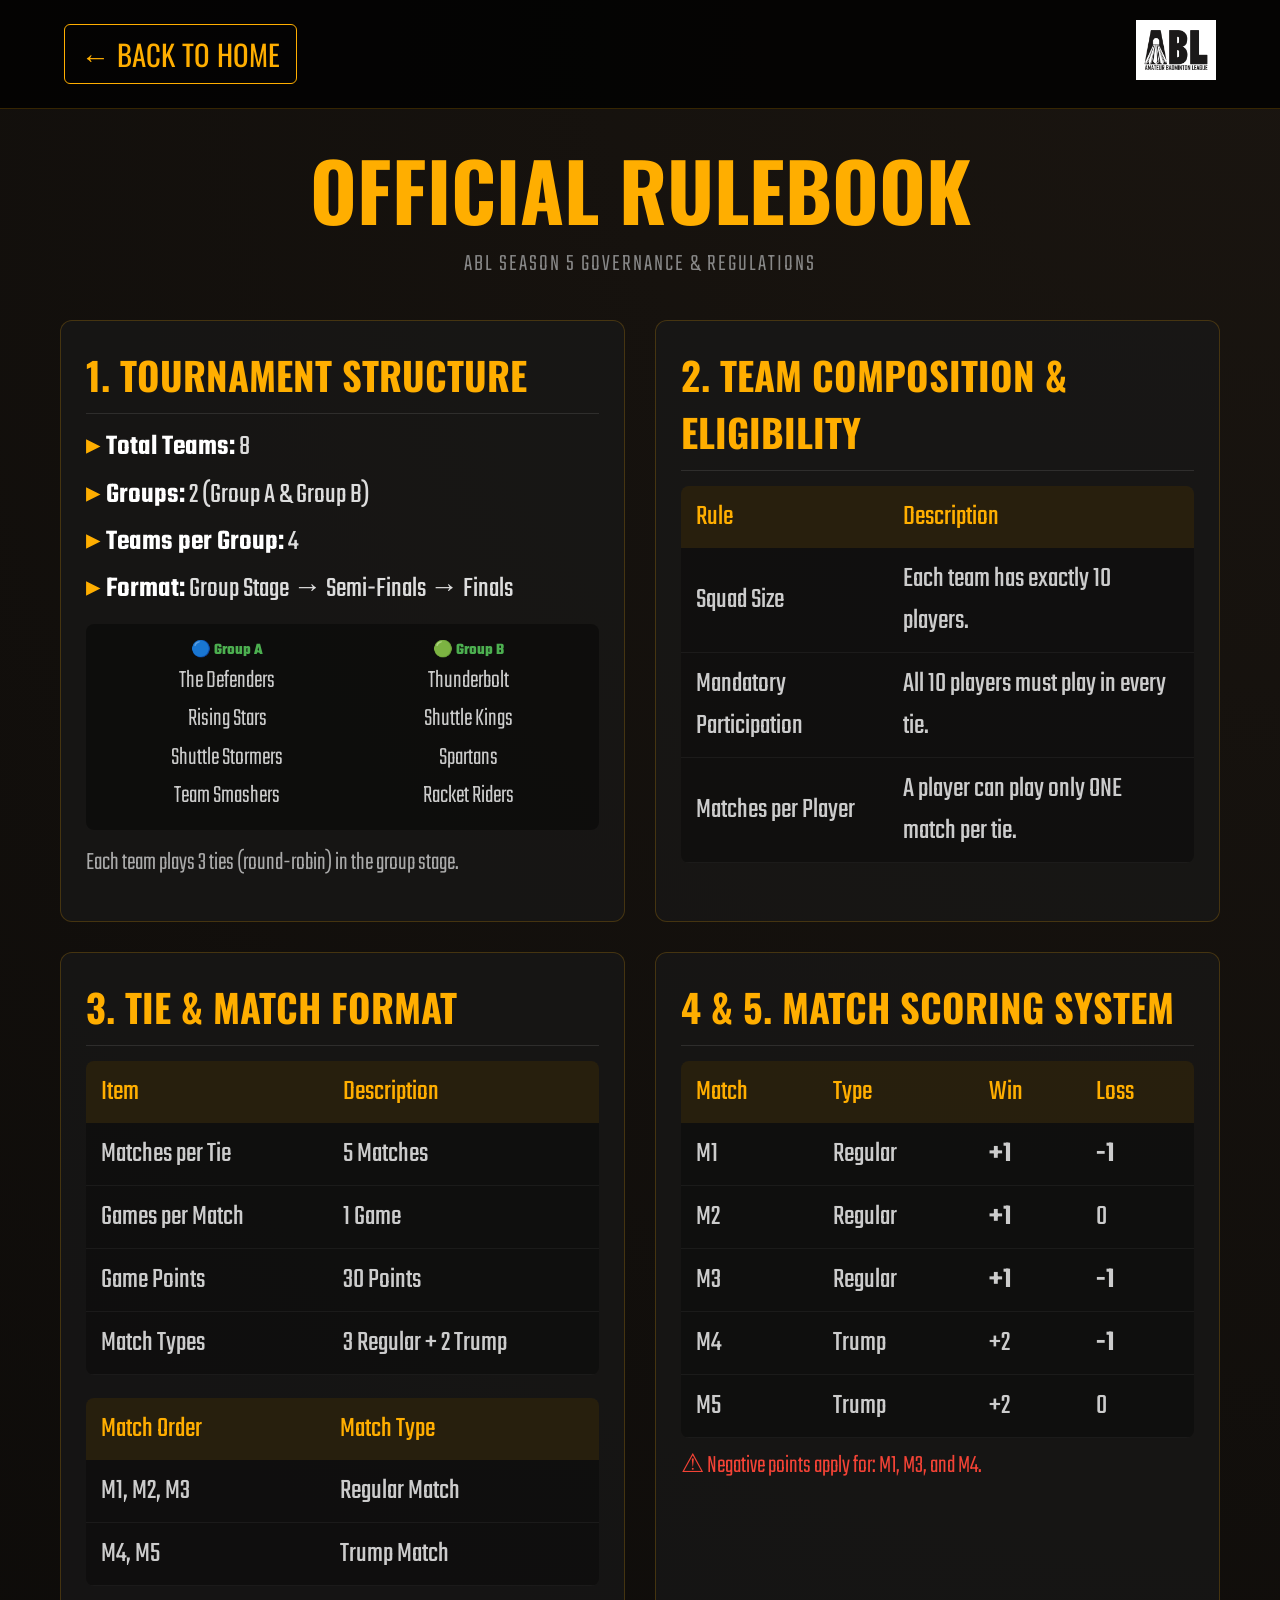
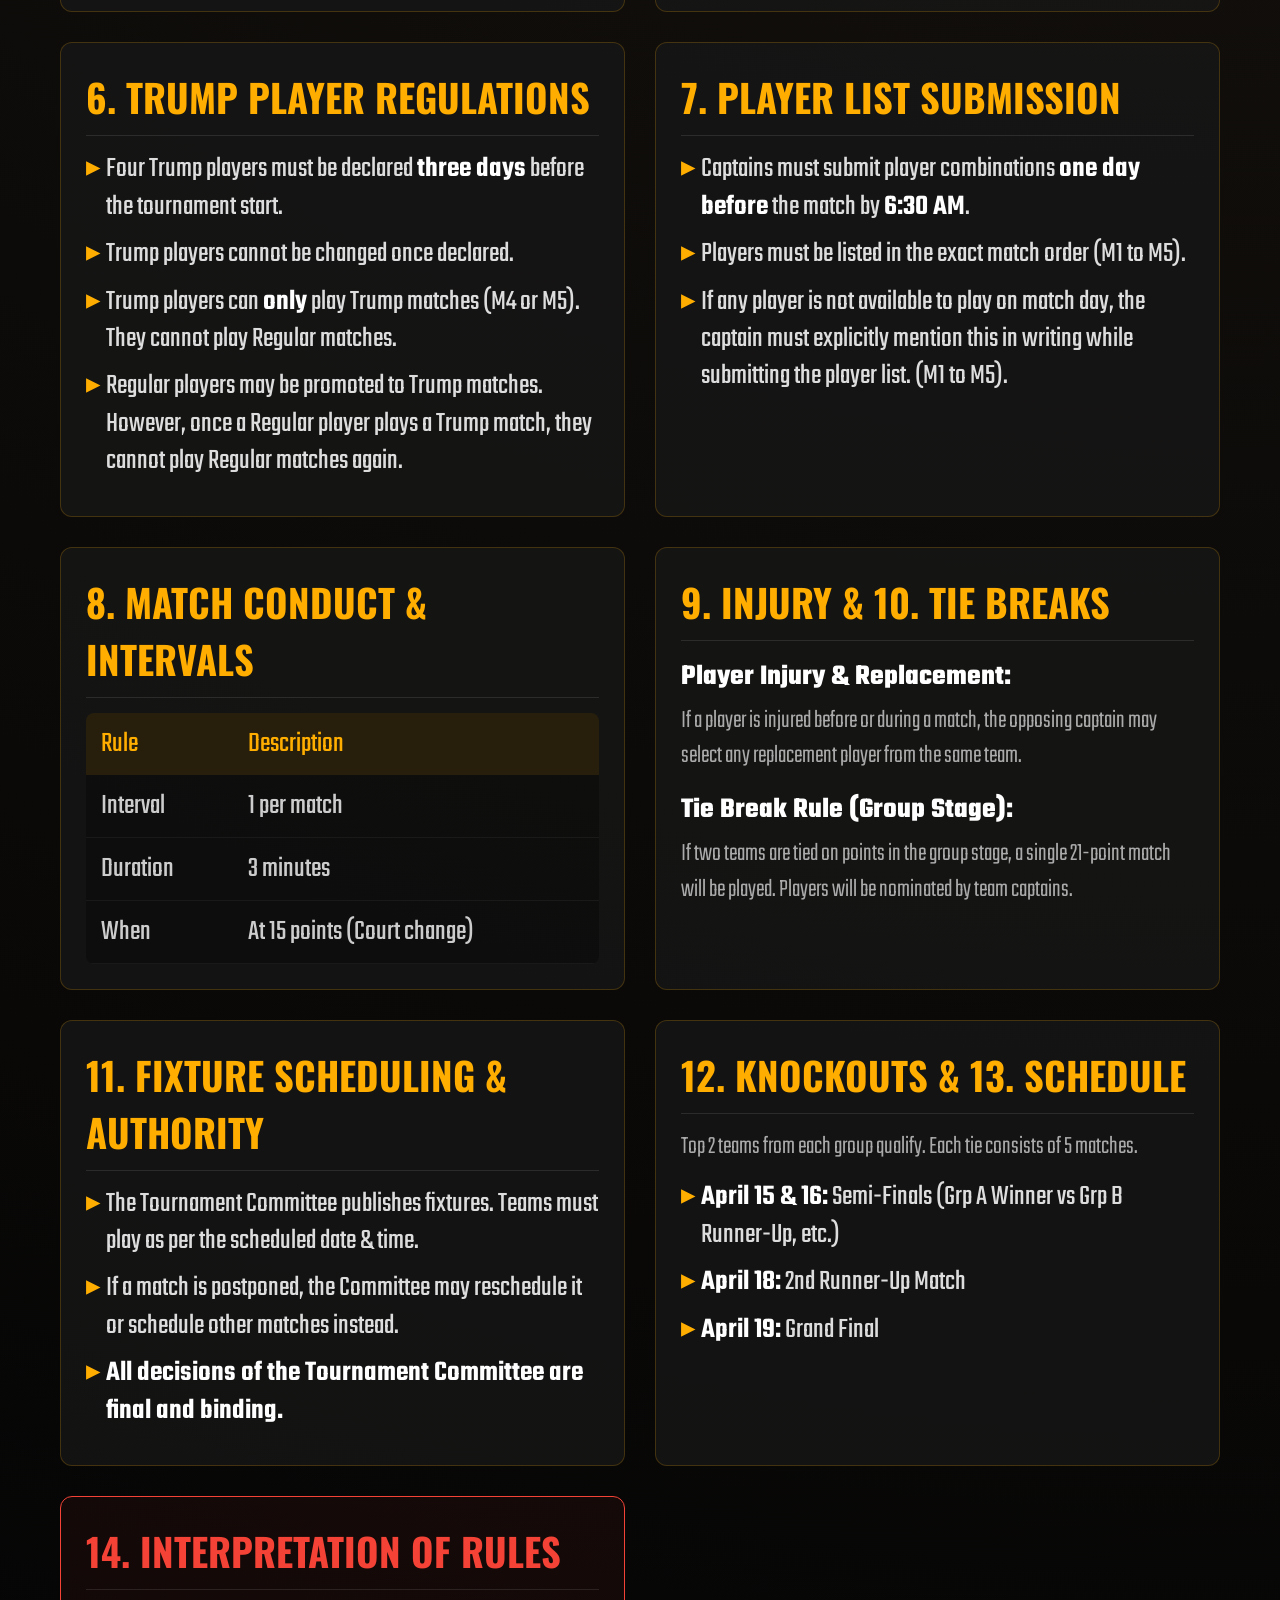
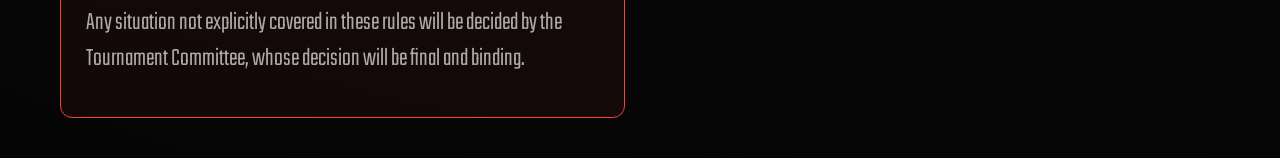
<file: rules.html>
<!DOCTYPE html>
<html lang="en">
<head>
    <meta charset="UTF-8">
    <meta name="viewport" content="width=device-width, initial-scale=1.0">
    <title>Official Rules | ABL Season 5</title>
    <link rel="stylesheet" href="style.css">
    <link rel="preconnect" href="https://fonts.googleapis.com">
    <link rel="preconnect" href="https://fonts.gstatic.com" crossorigin>
    <link href="https://fonts.googleapis.com/css2?family=Oswald:wght@300;500;700&family=Teko:wght@300;400;600;700&display=swap" rel="stylesheet">
    <link rel="icon" type="image/png" href="abl_logo.png">
</head>
<body class="rules-page-bg">

    <header class="fixtures-header">
        <a href="index.html" class="back-btn">← BACK TO HOME</a>
        <a href="https://abl.harijith.com/"><img src="abl_logo.png" alt="ABL Logo" class="fixtures-logo"></a>
    </header>

    <main class="rules-wrapper">
        <div class="section-header center-text">
            <h2>OFFICIAL RULEBOOK</h2>
            <p>ABL Season 5 Governance & Regulations</p>
        </div>

        <div class="rules-masonry">
            
            <!-- RULE 1 -->
            <div class="rule-detail-card">
                <h3>1. TOURNAMENT STRUCTURE</h3>
                <ul class="rule-list">
                    <li><strong>Total Teams:</strong> 8</li>
                    <li><strong>Groups:</strong> 2 (Group A & Group B)</li>
                    <li><strong>Teams per Group:</strong> 4</li>
                    <li><strong>Format:</strong> Group Stage → Semi-Finals → Finals</li>
                </ul>
                <div class="groups-split">
                    <div>
                        <h4 style="color: #4caf50;">🔵 Group A</h4>
                        <p>The Defenders<br>Rising Stars<br>Shuttle Stormers<br>Team Smashers</p>
                    </div>
                    <div>
                        <h4 style="color: #4caf50;">🟢 Group B</h4>
                        <p>Thunderbolt<br>Shuttle Kings<br>Spartans<br>Racket Riders</p>
                    </div>
                </div>
                <p class="rule-note">Each team plays 3 ties (round-robin) in the group stage.</p>
            </div>

            <!-- RULE 2 -->
            <div class="rule-detail-card">
                <h3>2. TEAM COMPOSITION & ELIGIBILITY</h3>
                <table class="rule-table">
                    <tr><th>Rule</th><th>Description</th></tr>
                    <tr><td>Squad Size</td><td>Each team has exactly 10 players.</td></tr>
                    <tr><td>Mandatory Participation</td><td>All 10 players must play in every tie.</td></tr>
                    <tr><td>Matches per Player</td><td>A player can play only ONE match per tie.</td></tr>
                </table>
            </div>

            <!-- RULE 3 -->
            <div class="rule-detail-card">
                <h3>3. TIE & MATCH FORMAT</h3>
                <table class="rule-table">
                    <tr><th>Item</th><th>Description</th></tr>
                    <tr><td>Matches per Tie</td><td>5 Matches</td></tr>
                    <tr><td>Games per Match</td><td>1 Game</td></tr>
                    <tr><td>Game Points</td><td>30 Points</td></tr>
                    <tr><td>Match Types</td><td>3 Regular + 2 Trump</td></tr>
                </table>
                <br>
                <table class="rule-table">
                    <tr><th>Match Order</th><th>Match Type</th></tr>
                    <tr><td>M1, M2, M3</td><td>Regular Match</td></tr>
                    <tr><td class="trump-text">M4, M5</td><td class="trump-text">Trump Match</td></tr>
                </table>
            </div>

            <!-- RULE 4 & 5 -->
            <div class="rule-detail-card">
                <h3>4 & 5. MATCH SCORING SYSTEM</h3>
                <table class="rule-table">
                    <tr><th>Match</th><th>Type</th><th>Win</th><th>Loss</th></tr>
                    <tr><td>M1</td><td>Regular</td><td class="win">+1</td><td class="loss">-1</td></tr>
                    <tr><td>M2</td><td>Regular</td><td class="win">+1</td><td>0</td></tr>
                    <tr><td>M3</td><td>Regular</td><td class="win">+1</td><td class="loss">-1</td></tr>
                    <tr><td class="trump-text">M4</td><td class="trump-text">Trump</td><td class="trump-text">+2</td><td class="loss">-1</td></tr>
                    <tr><td class="trump-text">M5</td><td class="trump-text">Trump</td><td class="trump-text">+2</td><td>0</td></tr>
                </table>
                <p class="rule-note" style="color: #f44336; margin-top: 10px;">⚠ Negative points apply for: M1, M3, and M4.</p>
            </div>

            <!-- RULE 6 -->
            <div class="rule-detail-card">
                <h3>6. TRUMP PLAYER REGULATIONS</h3>
                <ul class="rule-list">
                    <li>Four Trump players must be declared <strong>three days</strong> before the tournament start.</li>
                    <li>Trump players cannot be changed once declared.</li>
                    <li>Trump players can <strong>only</strong> play Trump matches (M4 or M5). They cannot play Regular matches.</li>
                    <li>Regular players may be promoted to Trump matches. However, once a Regular player plays a Trump match, they cannot play Regular matches again.</li>
                </ul>
            </div>

            <!-- RULE 7 -->
            <div class="rule-detail-card">
                <h3>7. PLAYER LIST SUBMISSION</h3>
                <ul class="rule-list">
                    <li>Captains must submit player combinations <strong>one day before</strong> the match by <strong>6:30 AM</strong>.</li>
                    <li>Players must be listed in the exact match order (M1 to M5).</li>
                    <li>If any player is not available to play on match day, the captain must explicitly mention this in writing while submitting the player list. (M1 to M5).</li>
                </ul>
            </div>

            <!-- RULE 8 -->
            <div class="rule-detail-card">
                <h3>8. MATCH CONDUCT & INTERVALS</h3>
                <table class="rule-table">
                    <tr><th>Rule</th><th>Description</th></tr>
                    <tr><td>Interval</td><td>1 per match</td></tr>
                    <tr><td>Duration</td><td>3 minutes</td></tr>
                    <tr><td>When</td><td>At 15 points (Court change)</td></tr>
                </table>
            </div>

            <!-- RULE 9 & 10 -->
            <div class="rule-detail-card">
                <h3>9. INJURY & 10. TIE BREAKS</h3>
                <h4 style="color: #fff; margin-bottom: 5px; font-size: 1.8rem;">Player Injury & Replacement:</h4>
                <p class="rule-note" style="margin-bottom: 15px;">If a player is injured before or during a match, the opposing captain may select any replacement player from the same team.</p>
                
                <h4 style="color: #fff; margin-bottom: 5px; font-size: 1.8rem;">Tie Break Rule (Group Stage):</h4>
                <p class="rule-note">If two teams are tied on points in the group stage, a single 21-point match will be played. Players will be nominated by team captains.</p>
            </div>

            <!-- RULE 11 -->
            <div class="rule-detail-card">
                <h3>11. FIXTURE SCHEDULING & AUTHORITY</h3>
                <ul class="rule-list">
                    <li>The Tournament Committee publishes fixtures. Teams must play as per the scheduled date & time.</li>
                    <li>If a match is postponed, the Committee may reschedule it or schedule other matches instead.</li>
                    <li><strong>All decisions of the Tournament Committee are final and binding.</strong></li>
                </ul>
            </div>

            <!-- RULE 12 & 13 -->
            <div class="rule-detail-card">
                <h3>12. KNOCKOUTS & 13. SCHEDULE</h3>
                <p class="rule-note">Top 2 teams from each group qualify. Each tie consists of 5 matches.</p>
                <ul class="rule-list" style="margin-top: 10px;">
                    <li><strong>April 15 & 16:</strong> Semi-Finals (Grp A Winner vs Grp B Runner-Up, etc.)</li>
                    <li><strong>April 18:</strong> 2nd Runner-Up Match</li>
                    <li><strong>April 19:</strong> Grand Final</li>
                </ul>
            </div>

            <!-- RULE 14 -->
            <div class="rule-detail-card" style="border-color: #f44336; background: rgba(244, 67, 54, 0.05);">
                <h3 style="color: #f44336;">14. INTERPRETATION OF RULES</h3>
                <p class="rule-note">Any situation not explicitly covered in these rules will be decided by the Tournament Committee, whose decision will be final and binding.</p>
            </div>

        </div>
    </main>

</body>
</html>
</file>
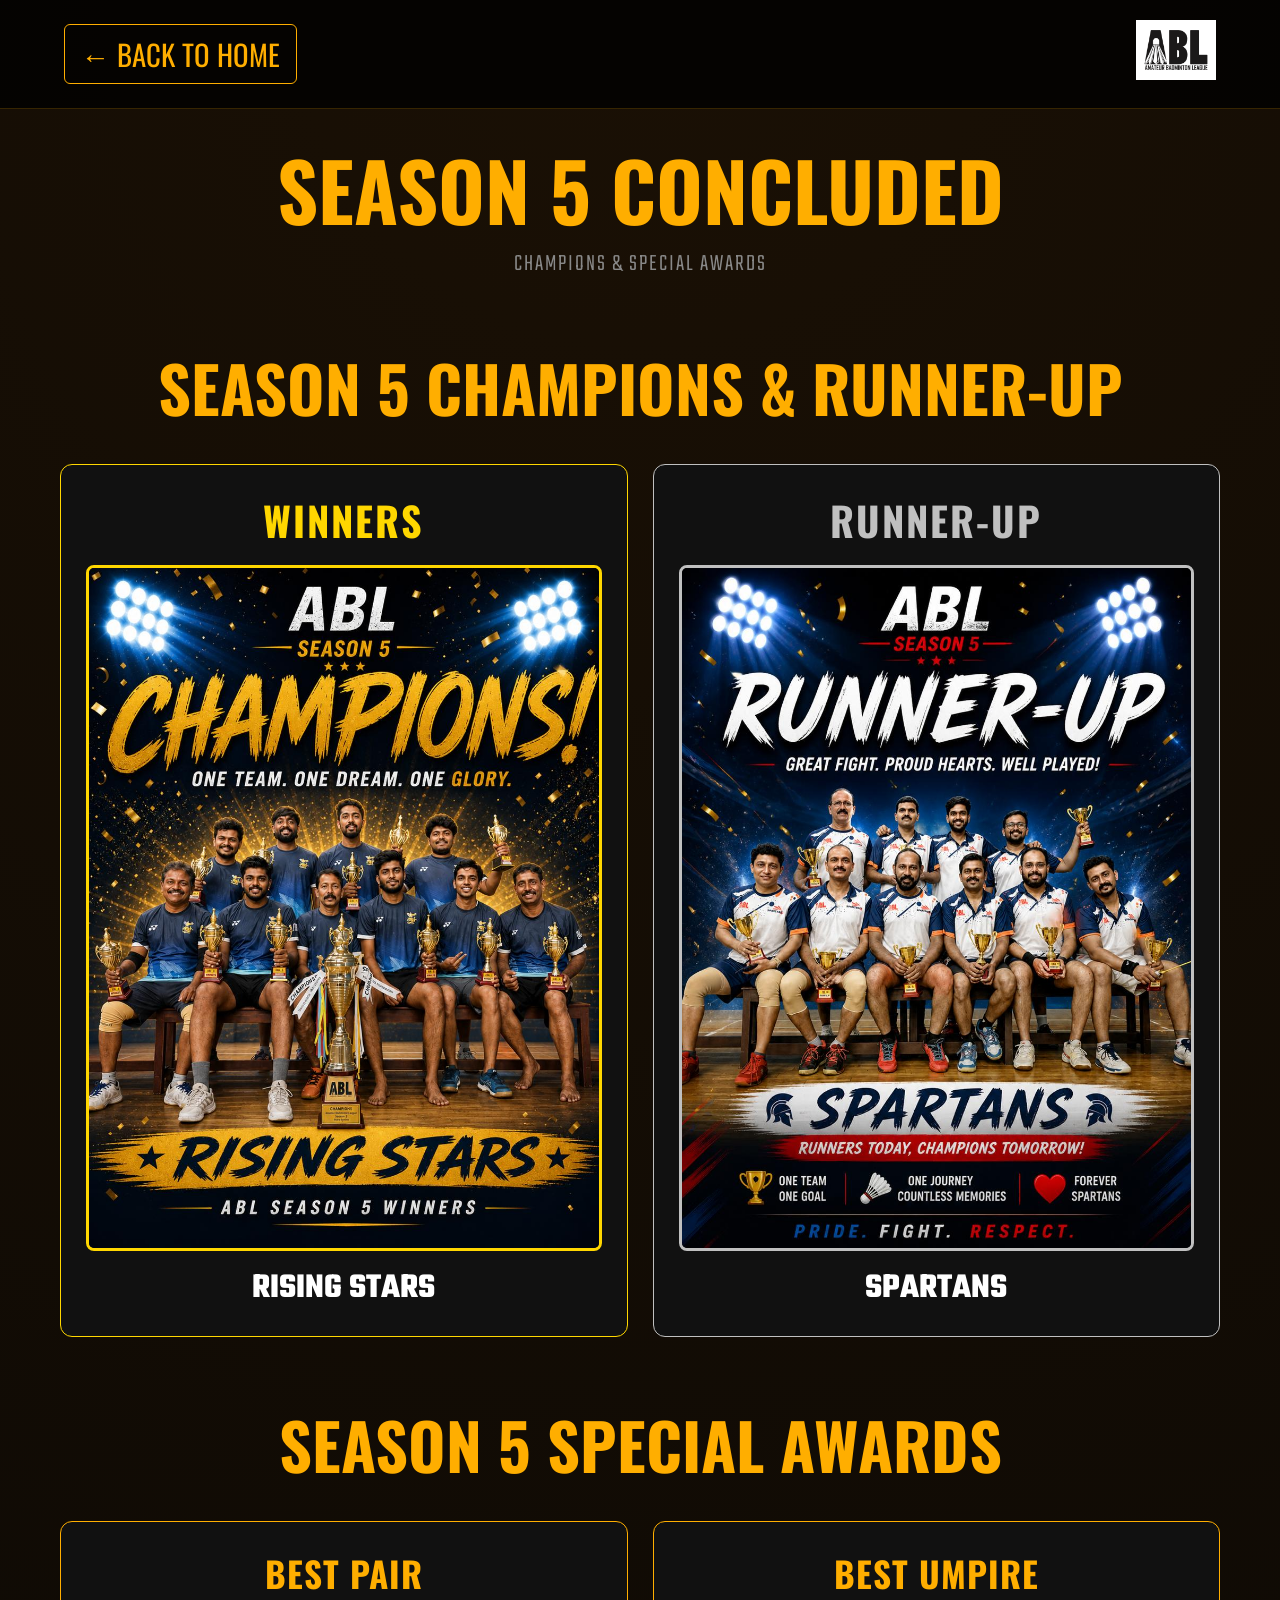
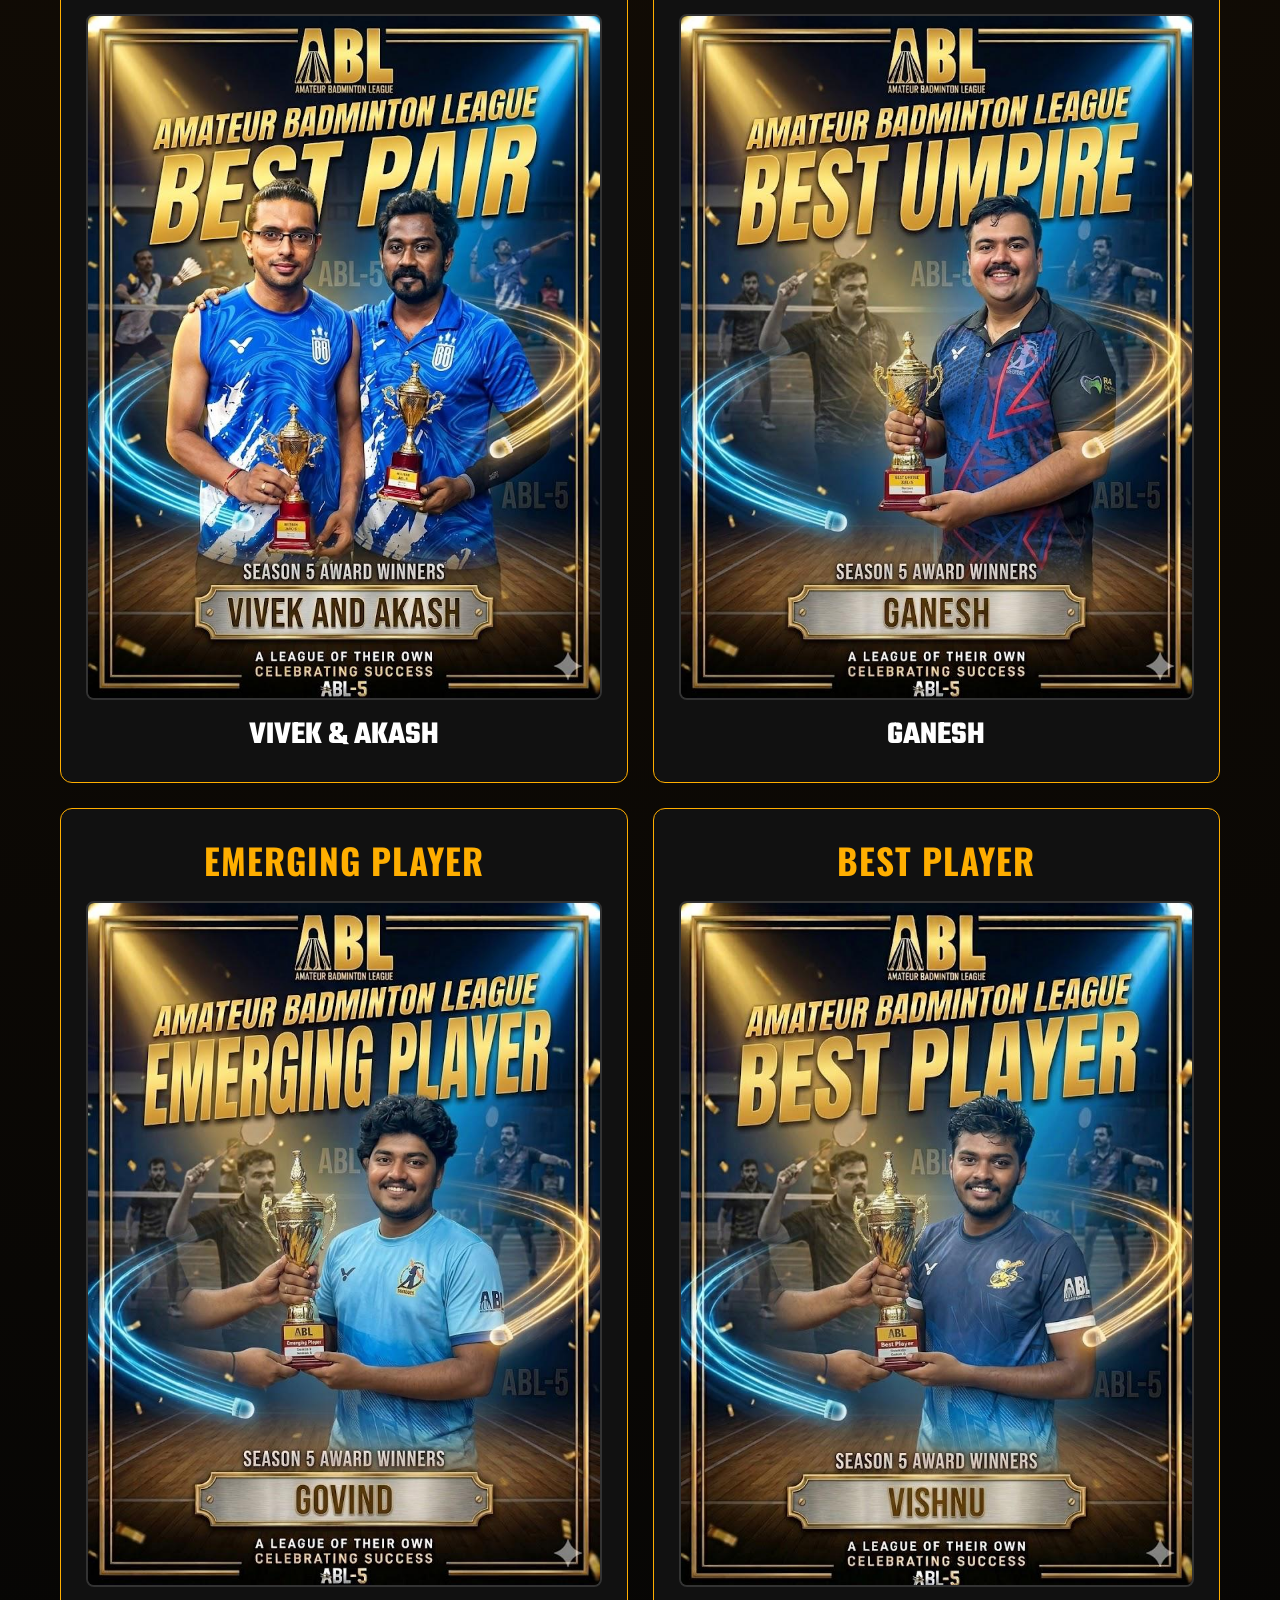
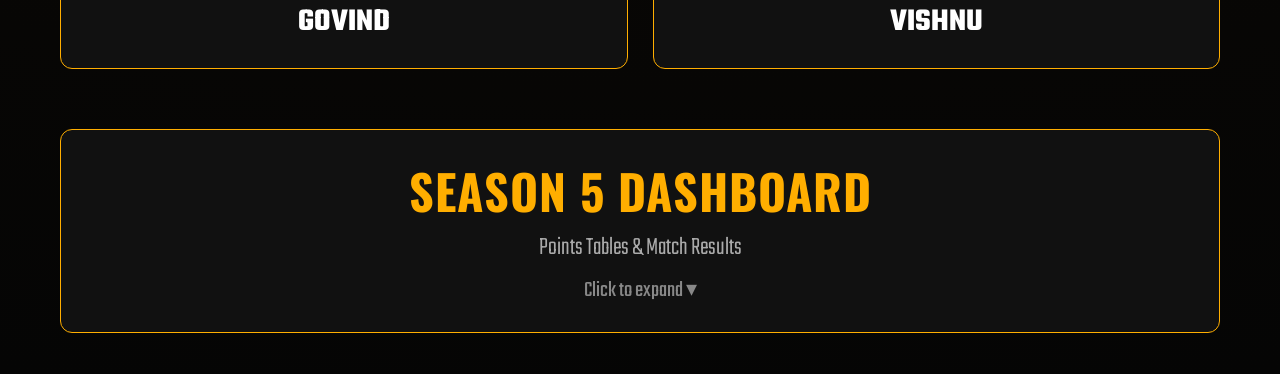
<file: Season_5.html>
<!DOCTYPE html>
<html lang="en">

<head>
    <meta charset="UTF-8">
    <meta name="viewport" content="width=device-width, initial-scale=1.0">
    <title>Fixtures & Standings | ABL Season 5</title>
    <link rel="stylesheet" href="style.css">
    <link rel="preconnect" href="https://fonts.googleapis.com">
    <link rel="preconnect" href="https://fonts.gstatic.com" crossorigin>
    <link
        href="https://fonts.googleapis.com/css2?family=Oswald:wght@300;500;700&family=Teko:wght@300;400;600;700&display=swap"
        rel="stylesheet">
    <link rel="icon" type="image/png" href="abl_logo.png">    
</head>

<body class="fixtures-page">

    <!-- Simple Header / Navigation -->
    <header class="fixtures-header">
        <a href="index.html" class="back-btn">← BACK TO HOME</a>
        <a href="https://abl.harijith.com/"><img src="abl_logo.png" alt="ABL Logo" class="fixtures-logo"></a>
    </header>

    <main class="fixtures-wrapper">
        <div class="section-header center-text">
            <h2>SEASON 5 CONCLUDED</h2>
            <p>Champions & Special Awards</p>
        </div>

        <!-- TOURNAMENT CHAMPIONS -->
        <div class="schedule-container" style="margin-top: 60px;">
            <h3 class="schedule-title">SEASON 5 CHAMPIONS & RUNNER-UP</h3>
            <div class="fixtures-grid">
                
                <div class="fire-card" style="cursor: default; border-color: #ffd700;">
                    <div class="card-summary" style="display: flex; flex-direction: column; align-items: center; padding: 25px;">
                        <h4 style="font-family: 'Oswald', sans-serif; font-size: 2.5rem; color: #ffd700; margin-bottom: 15px; letter-spacing: 2px;">WINNERS</h4>
                        <img src="Winners.jpeg" alt="Winners: Rising Stars" style="width: 100%; border-radius: 8px; border: 3px solid #ffd700; margin-bottom: 15px;">
                        <p style="font-size: 2.2rem; font-weight: bold; color: #fff; margin: 0; text-transform: uppercase;">RISING STARS</p>
                    </div>
                </div>

                <div class="fire-card" style="cursor: default; border-color: #c0c0c0;">
                    <div class="card-summary" style="display: flex; flex-direction: column; align-items: center; padding: 25px;">
                        <h4 style="font-family: 'Oswald', sans-serif; font-size: 2.5rem; color: #c0c0c0; margin-bottom: 15px; letter-spacing: 2px;">RUNNER-UP</h4>
                        <img src="Runner-Up.jpeg" alt="Runner-Up: Spartans" style="width: 100%; border-radius: 8px; border: 3px solid #c0c0c0; margin-bottom: 15px;">
                        <p style="font-size: 2.2rem; font-weight: bold; color: #fff; margin: 0; text-transform: uppercase;">SPARTANS</p>
                    </div>
                </div>

            </div>
        </div>

        <!-- SPECIAL AWARDS -->
        <div class="schedule-container" style="margin-top: 60px;">
            <h3 class="schedule-title">SEASON 5 SPECIAL AWARDS</h3>
            <div class="fixtures-grid">
                
                <div class="fire-card" style="cursor: default;">
                    <div class="card-summary" style="display: flex; flex-direction: column; align-items: center; padding: 25px;">
                        <h4 style="font-family: 'Oswald', sans-serif; font-size: 2.2rem; color: #ffae00; margin-bottom: 15px; letter-spacing: 1px;">BEST PAIR</h4>
                        <img src="Best_Pair.jpeg" alt="Best Pair" style="width: 100%; border-radius: 8px; border: 2px solid #333; margin-bottom: 15px;">
                        <p style="font-size: 2rem; font-weight: bold; color: #fff; margin: 0;">VIVEK & AKASH</p>
                    </div>
                </div>

                <div class="fire-card" style="cursor: default;">
                    <div class="card-summary" style="display: flex; flex-direction: column; align-items: center; padding: 25px;">
                        <h4 style="font-family: 'Oswald', sans-serif; font-size: 2.2rem; color: #ffae00; margin-bottom: 15px; letter-spacing: 1px;">BEST UMPIRE</h4>
                        <img src="Best_Umpire.jpeg" alt="Best Umpire" style="width: 100%; border-radius: 8px; border: 2px solid #333; margin-bottom: 15px;">
                        <p style="font-size: 2rem; font-weight: bold; color: #fff; margin: 0;">GANESH</p>
                    </div>
                </div>

                <div class="fire-card" style="cursor: default;">
                    <div class="card-summary" style="display: flex; flex-direction: column; align-items: center; padding: 25px;">
                        <h4 style="font-family: 'Oswald', sans-serif; font-size: 2.2rem; color: #ffae00; margin-bottom: 15px; letter-spacing: 1px;">EMERGING PLAYER</h4>
                        <img src="Emerging_Player.jpeg" alt="Emerging Player" style="width: 100%; border-radius: 8px; border: 2px solid #333; margin-bottom: 15px;">
                        <p style="font-size: 2rem; font-weight: bold; color: #fff; margin: 0;">GOVIND</p>
                    </div>
                </div>

                <div class="fire-card" style="cursor: default;">
                    <div class="card-summary" style="display: flex; flex-direction: column; align-items: center; padding: 25px;">
                        <h4 style="font-family: 'Oswald', sans-serif; font-size: 2.2rem; color: #ffae00; margin-bottom: 15px; letter-spacing: 1px;">BEST PLAYER</h4>
                        <img src="Best_Player.jpeg" alt="Best Player" style="width: 100%; border-radius: 8px; border: 2px solid #333; margin-bottom: 15px;">
                        <p style="font-size: 2rem; font-weight: bold; color: #fff; margin: 0;">VISHNU</p>
                    </div>
                </div>

            </div>
        </div>
    
        <!-- SEASON 5 DASHBOARD (COLLAPSIBLE) -->
        <div class="schedule-container dashboard-wrapper" style="margin-top: 60px;">
            <div class="dashboard-header" style="border: 1px solid #ffae00; background: #111; border-radius: 12px; cursor: pointer; text-align: center; padding: 25px; transition: transform 0.3s ease;">
                <h3 style="font-family: 'Oswald', sans-serif; font-size: 3rem; color: #ffae00; margin: 0; letter-spacing: 1px;">SEASON 5 DASHBOARD</h3>
                <p style="font-size: 1.6rem; color: #aaa; margin-top: 5px; margin-bottom: 0;">Points Tables & Match Results</p>
                <span class="expand-hint" style="color: #888; font-size: 1.4rem; display: block; margin-top: 10px;">Click to expand ▾</span>
            </div>
            <div class="dashboard-content" style="max-height: 0; opacity: 0; overflow: hidden; transition: max-height 0.4s ease-out, opacity 0.3s ease-in, padding 0.3s ease; border-top: 1px solid transparent;">
                <div style="padding: 30px;">
<!-- POINTS TABLES -->
        <div class="tables-container">
            <div class="group-table-card">
                <h3>GROUP A</h3>
                <table class="group-table">
                    <tr>
                        <th>Team</th>
                        <th>P</th>
                        <th>W</th>
                        <th>L</th>
                        <th>D</th>
                        <th>Pts</th>
                    </tr>
                    <tr>
                        <td>The Defenders</td>
                        <td>3</td>
                        <td>1</td>
                        <td>1</td>
                        <td>1</td>
                        <td class="pts-col">5</td>
                    </tr>
                    <tr>
                        <td>Rising Stars</td>
                        <td>3</td>
                        <td>3</td>
                        <td>0</td>
                        <td>0</td>
                        <td class="pts-col">10</td>
                    </tr>
                    <tr>
                        <td>Shuttle Stormers</td>
                        <td>3</td>
                        <td>0</td>
                        <td>1</td>
                        <td>1</td>
                        <td class="pts-col">4</td>
                    </tr>
                    <tr>
                        <td>Team Smashers</td>
                        <td>3</td>
                        <td>0</td>
                        <td>1</td>
                        <td>2</td>
                        <td class="pts-col">5</td>
                    </tr>
                </table>
            </div>

            <div class="group-table-card">
                <h3>GROUP B</h3>
                <table class="group-table">
                    <tr>
                        <th>Team</th>
                        <th>P</th>
                        <th>W</th>
                        <th>L</th>
                        <th>D</th>
                        <th>Pts</th>
                    </tr>
                    <tr>
                        <td>Thunderbolt</td>
                        <td>3</td>
                        <td>1</td>
                        <td>1</td>
                        <td>0</td>
                        <td class="pts-col">2</td>
                    </tr>
                    <tr>
                        <td>Shuttle Kings</td>
                        <td>3</td>
                        <td>1</td>
                        <td>1</td>
                        <td>1</td>
                        <td class="pts-col">6</td>
                    </tr>
                    <tr>
                        <td>Spartans</td>
                        <td>3</td>
                        <td>2</td>
                        <td>0</td>
                        <td>1</td>
                        <td class="pts-col">10</td>
                    </tr>
                    <tr>
                        <td>Racket Riders</td>
                        <td>3</td>
                        <td>1</td>
                        <td>2</td>
                        <td>0</td>
                        <td class="pts-col">6</td>
                    </tr>
                </table>
            </div>
        </div>

        <!-- FIXTURES SCHEDULE -->
        <div class="schedule-container">
            <h3 class="schedule-title">MATCH SCHEDULE</h3>

            <div class="fixtures-grid">

                <div class="fire-card">
                    <div class="card-summary">
                        <span class="match-date">March 28 (Saturday) | Group A</span>
                        <div class="match-teams">THE DEFENDERS <span class="vs">VS</span> RISING STARS</div>
                        <span class="expand-hint">Click to expand ▾</span>
                    </div>
                    <div class="card-details">
                        <div class="table-wrapper">
                            <table class="details-table">
                            <tr>
                                <th>Match</th>
                                <th>Defenders</th>
                                <th>Rising Stars</th>
                                <th>Winner</th>
                                <th>Pts</th>
                            </tr>
                            <tr>
                                <td>M1 (Reg)</td>
                                <td>Denny / Anal</td>
                                <td>BBoy / Antony</td>
                                <td>BBoy / Antony</td>
                                <td>30-23</td>
                            </tr>
                            <tr>
                                <td>M2 (Reg)</td>
                                <td>Sinoy / Karthik</td>
                                <td>Shafeeq / Jacob</td>
                                <td>Sinoy / Karthik</td>
                                <td>30-25</td>
                            </tr>
                            <tr>
                                <td>M3 (Reg)</td>
                                <td>Baicil / Shyju</td>
                                <td>Balu / Govind</td>
                                <td>Balu / Govind</td>
                                <td>30-13</td>
                            </tr>
                            <tr>
                                <td class="trump">M4 (Trump)</td>
                                <td>Adarsh / Sunilkumar</td>
                                <td>Manoj / Vishnu</td>
                                <td>Manoj / Vishnu</td>
                                <td>30-26</td>
                            </tr>
                            <tr>
                                <td class="trump">M5 (Trump)</td>
                                <td>Rajesh / Navas</td>
                                <td>Vicky / Shijith</td>
                                <td>Rajesh / Navas</td>
                                <td>30-20</td>
                            </tr>
                        </table>
                        </div>
                        <div class="match-footer">Overall Winner: <span>Rising Stars</span></div>
                    </div>
                </div>

                <div class="fire-card">
                    <div class="card-summary">
                        <span class="match-date">March 29 (Sunday) | Group B</span>
                        <div class="match-teams">THUNDERBOLT <span class="vs">VS</span> SHUTTLE KINGS</div>
                        <span class="expand-hint">Click to expand ▾</span>
                    </div>
                    <div class="card-details">
                        <div class="table-wrapper">
                            <table class="details-table">
                            <tr>
                                <th>Match</th>
                                <th>Thunderbolt</th>
                                <th>Kings</th>
                                <th>Winner</th>
                                <th>Pts</th>
                            </tr>
                            <tr>
                                <td>M1 (Reg)</td>
                                <td>Jude / Sukhlal</td>
                                <td>Prasant / Sajith</td>
                                <td>Prasant / Sajith</td>
                                <td>15-30</td>
                            </tr>
                            <tr>
                                <td>M2 (Reg)</td>
                                <td>Dinoop / Pratheesh</td>
                                <td>Hashim / Jolly</td>
                                <td>Dinoop / Pratheesh</td>
                                <td>30-24</td>
                            </tr>
                            <tr>
                                <td>M3 (Reg)</td>
                                <td>Peter / Santhosh</td>
                                <td>Johnson / Biju</td>
                                <td>Johnson / Biju</td>
                                <td>30-24</td>
                            </tr>
                            <tr>
                                <td class="trump">M4 (Trump)</td>
                                <td>Anush / Bebin</td>
                                <td>Jayanth / Manoj AM</td>
                                <td>Anush / Bebin</td>
                                <td>30-9</td>
                            </tr>
                            <tr>
                                <td class="trump">M5 (Trump)</td>
                                <td>Nibin / Ajay</td>
                                <td>Pramod / Bijoy</td>
                                <td>Nibin / Ajay</td>
                                <td>30-20</td>
                            </tr>
                        </table>
                        </div>
                        <div class="match-footer">Overall Winner: <span>Thunderbolt</span></div>
                    </div>
                </div>

                <div class="fire-card">
                    <div class="card-summary">
                        <span class="match-date">March 30 (Monday) | Group A</span>
                        <div class="match-teams">SHUTTLE STORMERS <span class="vs">VS</span> TEAM SMASHERS</div>
                        <span class="expand-hint">Click to expand ▾</span>
                    </div>
                    <div class="card-details">
                        <div class="table-wrapper">
                            <table class="details-table">
                            <tr>
                                <th>Match</th>
                                <th>Stormers</th>
                                <th>Smashers</th>
                                <th>Winner</th>
                                <th>Pts</th>
                            </tr>
                            <tr>
                                <td>M1 (Reg)</td>
                                <td>Jithesh / Upendra</td>
                                <td>Ganesh / Vishnu Raj</td>
                                <td>Ganesh / Vishnu Raj</td>
                                <td>12-30</td>
                            </tr>
                            <tr>
                                <td>M2 (Reg)</td>
                                <td>Nandakumar / Jenson</td>
                                <td>Babu / Nidhin</td>
                                <td>Nandakumar / Jenson</td>
                                <td>30-22</td>
                            </tr>
                            <tr>
                                <td>M3 (Reg)</td>
                                <td>Binu / Vinu</td>
                                <td>Krishnakumar / Younus</td>
                                <td>Binu / Vinu</td>
                                <td>30-26</td>
                            </tr>
                            <tr>
                                <td class="trump">M4 (Trump)</td>
                                <td>Rajiv / Suchith</td>
                                <td>Siyad / Harijith</td>
                                <td>Siyad / Harijith</td>
                                <td>30-27</td>
                            </tr>
                            <tr>
                                <td class="trump">M5 (Trump)</td>
                                <td>Unni / Binoy</td>
                                <td>Jayan / Akhil</td>
                                <td>Unni / Binoy</td>
                                <td>30-21</td>
                            </tr>
                        </table>
                        </div>
                        <div class="match-footer">Overall Winner: <span>Draw</span></div>
                    </div>
                </div>

                <div class="fire-card">
                    <div class="card-summary">
                        <span class="match-date">March 31 (Tuesday) | Group B</span>
                        <div class="match-teams">SPARTANS <span class="vs">VS</span> RACKET RIDERS</div>
                        <span class="expand-hint">Click to expand ▾</span>
                    </div>
                    <div class="card-details">
                        <div class="table-wrapper">
                            <table class="details-table">
                            <tr>
                                <th>Match</th>
                                <th>Spartans</th>
                                <th>Riders</th>
                                <th>Winner</th>
                                <th>Pts</th>
                            </tr>
                            <tr>
                                <td>M1 (Reg)</td>
                                <td>Vinod / Deepesh</td>
                                <td>Sudheesh / Jinosh</td>
                                <td>Vinod / Deepesh</td>
                                <td>30-20</td>
                            </tr>
                            <tr>
                                <td>M2 (Reg)</td>
                                <td>Anand / Manoj</td>
                                <td>Subramani / Faisal</td>
                                <td>Anand / Manoj</td>
                                <td>30-17</td>
                            </tr>
                            <tr>
                                <td>M3 (Reg)</td>
                                <td>Anand John / Rajan</td>
                                <td>Dinesh / Sudheesh</td>
                                <td>Anand John / Rajan</td>
                                <td>30-28</td>
                            </tr>
                            <tr>
                                <td class="trump">M4 (Trump)</td>
                                <td>Mahipal / Pradeep</td>
                                <td>Vivek / Akash</td>
                                <td>Vivek / Akash</td>
                                <td>19-30</td>
                            </tr>
                            <tr>
                                <td class="trump">M5 (Trump)</td>
                                <td>Jinil / Rasheed</td>
                                <td>Ajaz / Ajith Mathew</td>
                                <td>Jinil / Rasheed</td>
                                <td>30-15</td>
                            </tr>
                        </table>
                        </div>
                        <div class="match-footer">Overall Winner: <span>Spartans</span></div>
                    </div>
                </div>

                <div class="fire-card">
                    <div class="card-summary">
                        <span class="match-date">April 1 (Wednesday) | Group A</span>
                        <div class="match-teams">THE DEFENDERS <span class="vs">VS</span> SHUTTLE STORMERS</div>
                        <span class="expand-hint">Click to expand ▾</span>
                    </div>
                    <div class="card-details">
                        <div class="table-wrapper">
                            <table class="details-table">
                            <tr>
                                <th>Match</th>
                                <th>Defenders</th>
                                <th>Stormers</th>
                                <th>Winner</th>
                                <th>Pts</th>
                            </tr>
                            <tr>
                                <td>M1 (Reg)</td>
                                <td>Anal / Sinoy</td>
                                <td>Jithesh / Upendra</td>
                                <td>Anal / Sinoy</td>
                                <td>30-21</td>
                            </tr>
                            <tr>
                                <td>M2 (Reg)</td>
                                <td>Baicil / Shyju</td>
                                <td>Nandakumar / Jenson</td>
                                <td>Nandakumar / Jenson</td>
                                <td>20-30</td>
                            </tr>
                            <tr>
                                <td>M3 (Reg)</td>
                                <td>Denny / Karthik</td>
                                <td>Binu / Vinu</td>
                                <td>Denny / Karthik</td>
                                <td>30-26</td>
                            </tr>
                            <tr>
                                <td class="trump">M4 (Trump)</td>
                                <td>Adarsh / Sunilkumar</td>
                                <td>Rajiv / Sujith</td>
                                <td>Rajiv / Sujith</td>
                                <td>30-20</td>
                            </tr>
                            <tr>
                                <td class="trump">M5 (Trump)</td>
                                <td>Rajesh / Navas</td>
                                <td>Unni / Binoy</td>
                                <td>Rajesh / Navas</td>
                                <td>Walkover</td>
                            </tr>
                        </table>
                        </div>
                        <div class="match-footer">Overall Winner: <span>The Defenders</span></div>
                    </div>
                </div>

                <div class="grid-banner"
                    style="grid-column: 1 / -1; text-align: center; padding: 20px; background: rgba(255,174,0,0.1); border: 1px dashed #ffae00; border-radius: 8px; margin: 15px 0;">
                    <h4
                        style="font-family: 'Oswald', sans-serif; font-size: 2.2rem; color: #ffae00; margin-bottom: 5px;">
                        ❌ APRIL 2 - APRIL 5</h4>
                    <p style="color: #ccc; font-size: 1.8rem;">Easter Break (No Matches)</p>
                </div>

                <div class="fire-card">
                    <div class="card-summary">
                        <span class="match-date">April 6 (Monday) | Group B</span>
                        <div class="match-teams">THUNDERBOLT <span class="vs">VS</span> SPARTANS</div>
                        <span class="expand-hint">Click to expand ▾</span>
                    </div>
                    <div class="card-details">
                        <div class="table-wrapper">
                            <table class="details-table">
                            <tr>
                                <th>Match</th>
                                <th>Thunderbolt</th>
                                <th>Spartans</th>
                                <th>Winner</th>
                                <th>Pts</th>
                            </tr>
                            <tr>
                                <td>M1 (Reg)</td>
                                <td>Peter / Sukhlal</td>
                                <td>Anand John / Rajan</td>
                                <td>Anand John / Rajan</td>
                                <td>17-30</td>
                            </tr>
                            <tr>
                                <td>M2 (Reg)</td>
                                <td>Dinoop / Pratheesh</td>
                                <td>Anand / Manoj</td>
                                <td>Dinoop / Pratheesh</td>
                                <td>30-14</td>
                            </tr>
                            <tr>
                                <td>M3 (Reg)</td>
                                <td>Jude / Santhosh</td>
                                <td>Vinod / Deepesh</td>
                                <td>Vinod / Deepesh</td>
                                <td>10-30</td>
                            </tr>
                            <tr>
                                <td class="trump">M4 (Trump)</td>
                                <td>Nibin / Ajay</td>
                                <td>Rasheed / Jinil</td>
                                <td>Rasheed / Jinil</td>
                                <td>21-30</td>
                            </tr>
                            <tr>
                                <td class="trump">M5 (Trump)</td>
                                <td>Anush / Bebin</td>
                                <td>Pradeep / Mahipal</td>
                                <td>Anush / Bebin</td>
                                <td>30-19</td>
                            </tr>
                        </table>
                        </div>
                        <div class="match-footer">Overall Winner: <span>Spartans</span></div>
                    </div>
                </div>

                <div class="fire-card">
                    <div class="card-summary">
                        <span class="match-date">April 23 (Wednesday) | Group A</span>
                        <div class="match-teams">RISING STARS <span class="vs">VS</span> TEAM SMASHERS</div>
                        <span class="expand-hint">Click to expand ▾</span>
                    </div>
                    <div class="card-details">
                        <div class="table-wrapper">
                            <table class="details-table">
                            <tr>
                                <th>Match</th>
                                <th>RisingStars</th>
                                <th>Team Smashers</th>
                                <th>Winner</th>
                                <th>Pts</th>
                            </tr>
                            <tr>
                                <td>M1 (Reg)</td>
                                <td>Sangeeth / Antony</td>
                                <td>-</td>
                                <td>Sangeeth / Antony</td>
                                <td>Walkover</td>
                            </tr>
                            <tr>
                                <td>M2 (Reg)</td>
                                <td>Shafeek / Jacob</td>
                                <td>Younus / Vishnu</td>
                                <td>Younus / Vishnu</td>
                                <td>24-30</td>
                            </tr>
                            <tr>
                                <td>M3 (Reg)</td>
                                <td>Balu / Govind</td>
                                <td>Ganesh / Kiku</td>
                                <td>Balu / Govind</td>
                                <td>30-24</td>
                            </tr>
                            <tr>
                                <td class="trump">M4 (Trump)</td>
                                <td>Manoj / Vishnu</td>
                                <td>Siyad / Harijith</td>
                                <td>Siyad / Harijith</td>
                                <td>29-30</td>
                            </tr>
                            <tr>
                                <td class="trump">M5 (Trump)</td>
                                <td>Vicky / Shijith</td>
                                <td>Babu / Nidhin</td>
                                <td>Vicky / Shijith</td>
                                <td>30-28</td>
                            </tr>
                        </table>
                        </div>
                        <div class="match-footer">Overall Winner: <span>Rising Stars</span></div>
                    </div>
                </div>

                <div class="fire-card">
                    <div class="card-summary">
                        <span class="match-date">April 25 (Saturday) | Group B</span>
                        <div class="match-teams">SHUTTLE KINGS <span class="vs">VS</span> SPARTANS</div>
                        <span class="expand-hint">Click to expand ▾</span>
                    </div>
                    <div class="card-details">
                        <div class="table-wrapper">
                            <table class="details-table">
                            <tr>
                                <th>Match</th>
                                <th>Kings</th>
                                <th>Spartans</th>
                                <th>Winner</th>
                                <th>Pts</th>
                            </tr>
                            <tr>
                                <td>M1 (Reg)</td>
                                <td>Prasanth / Sajith</td>
                                <td>Annad John / Rajan</td>
                                <td>Prasanth / Sajith</td>
                                <td>26-30</td>
                            </tr>
                            <tr>
                                <td>M2 (Reg)</td>
                                <td>Jolly / Ashim</td>
                                <td>Manoj / Anand</td>
                                <td>Jolly / Ashim</td>
                                <td>30-19</td>
                            </tr>
                            <tr>
                                <td>M3 (Reg)</td>
                                <td>Biju / Johnson</td>
                                <td>Vinod / Deepesh</td>
                                <td>Vinod / Deepesh</td>
                                <td>Walkover</td>
                            </tr>
                            <tr>
                                <td class="trump">M4 (Trump)</td>
                                <td>Manoj / Jayanth</td>
                                <td>Rasheed / Jinil</td>
                                <td>Rasheed / Jinil</td>
                                <td>Walkover</td>
                            </tr>
                            <tr>
                                <td class="trump">M5 (Trump)</td>
                                <td>Pramod / Bijoy</td>
                                <td>Pradeep / Mahipal</td>
                                <td>Pramod / Bijoy</td>
                                <td>30-22</td>
                            </tr>
                        </table>
                        </div>
                        <div class="match-footer">Overall Winner: <span>Draw</span></div>
                    </div>
                </div>



                <div class="fire-card">
                    <div class="card-summary">
                        <span class="match-date">April 26 (Sunday) | Group B</span>
                        <div class="match-teams">THUNDERBOLT <span class="vs">VS</span> RACKET RIDERS</div>
                        <span class="expand-hint">Click to expand ▾</span>
                    </div>
                    <div class="card-details">
                        <div class="table-wrapper">
                            <table class="details-table">
                            <tr>
                                <th>Match</th>
                                <th>Thunderbolt</th>
                                <th>Riders</th>
                                <th>Winner</th>
                                <th>Pts</th>
                            </tr>
                            <tr>
                                <td>M1 (Reg)</td>
                                <td>Peter / Sukhlal (Jude)</td>
                                <td>Dinesh / Sudheesh</td>
                                <td>Dinesh / Sudheesh</td>
                                <td>12-30</td>
                            </tr>
                            <tr>
                                <td>M2 (Reg)</td>
                                <td>Jude / Santhosh</td>
                                <td>Faisal / Mahesh (Subramani)</td>
                                <td>Faisal / Mahesh (Subramani)</td>
                                <td>29-30</td>
                            </tr>
                            <tr>
                                <td>M3 (Reg)</td>
                                <td>Dinoop / Pratheesh</td>
                                <td>Subramani / Jinosh</td>
                                <td>Subramani / Jinosh</td>
                                <td>29-30</td>
                            </tr>
                            <tr>
                                <td class="trump">M4 (Trump)</td>
                                <td>Nibin / Anush</td>
                                <td>Vivek / Akash</td>
                                <td>Vivek / Akash</td>
                                <td>28-30</td>
                            </tr>
                            <tr>
                                <td class="trump">M5 (Trump)</td>
                                <td>Ajay / Bebin</td>
                                <td>Ajaz / Ajith Mathew</td>
                                <td>Ajay / Bebin</td>
                                <td>30-25</td>
                            </tr>
                        </table>
                        </div>
                        <div class="match-footer">Overall Winner: <span>Racket Riders</span></div>
                    </div>
                </div>

                <div class="fire-card">
                    <div class="card-summary">
                        <span class="match-date">April 25 (Saturday) | Group A</span>
                        <div class="match-teams">RISING STARS <span class="vs">VS</span> SHUTTLE STORMERS</div>
                        <span class="expand-hint">Click to expand ▾</span>
                    </div>
                    <div class="card-details">
                        <div class="table-wrapper">
                            <table class="details-table">
                            <tr>
                                <th>Match</th>
                                <th>Stars</th>
                                <th>Stormers</th>
                                <th>Winner</th>
                                <th>Pts</th>
                            </tr>
                            <tr>
                                <td>M1 (Reg)</td>
                                <td>Balu / Govind</td>
                                <td>Binu / Vinu</td>
                                <td>Balu / Govind</td>
                                <td>30-27</td>
                            </tr>
                            <tr>
                                <td>M2 (Reg)</td>
                                <td>Shafeek / Jacob</td>
                                <td>Jenson / Nandu</td>
                                <td>Jenson / Nandu</td>
                                <td>28-30</td>
                            </tr>
                            <tr>
                                <td>M3 (Reg)</td>
                                <td>Sangeeth / Antony</td>
                                <td>Jithesh / Upendra</td>
                                <td>Sangeeth / Antony</td>
                                <td>30-10</td>
                            </tr>
                            <tr>
                                <td class="trump">M4 (Trump)</td>
                                <td>Vicky / Shijith</td>
                                <td>Rajiv / Sujith</td>
                                <td>Rajiv / Sujith</td>
                                <td>Walkover</td>
                            </tr>
                            <tr>
                                <td class="trump">M5 (Trump)</td>
                                <td>Manoj / Vishnu</td>
                                <td>Unni / Binoy</td>
                                <td>Manoj / Vishnu</td>
                                <td>Walkover</td>
                            </tr>
                        </table>
                        </div>
                        <div class="match-footer">Overall Winner: <span>Rising Stars</span></div>
                    </div>
                </div>

                <div class="fire-card">
                    <div class="card-summary">
                        <span class="match-date">April 27 (Monday) | Group B</span>
                        <div class="match-teams">SHUTTLE KINGS <span class="vs">VS</span> RACKET RIDERS</div>
                        <span class="expand-hint">Click to expand ▾</span>
                    </div>
                    <div class="card-details">
                        <div class="table-wrapper">
                            <table class="details-table">
                            <tr>
                                <th>Match</th>
                                <th>Kings</th>
                                <th>Riders</th>
                                <th>Winner</th>
                                <th>Pts</th>
                            </tr>
                            <tr>
                                <td>M1 (Reg)</td>
                                <td>Sajith / Prasanth</td>
                                <td>Dinesh / Sudheesh</td>
                                <td>Sajith / Prasanth</td>
                                <td>30-26</td>
                            </tr>
                            <tr>
                                <td>M2 (Reg)</td>
                                <td>Biju / Joshson (Manoj)</td>
                                <td>Faisal / Mahesh (Subramani)</td>
                                <td>Faisal / Mahesh (Subramani)</td>
                                <td>30-17</td>
                            </tr>
                            <tr>
                                <td>M3 (Reg)</td>
                                <td>Jolly / Hashim</td>
                                <td>Subramani / Jinosh</td>
                                <td>Jolly / Hashim</td>
                                <td>30-18</td>
                            </tr>
                            <tr>
                                <td class="trump">M4 (Trump)</td>
                                <td>Manoj / Jayanth (Biju)</td>
                                <td>Vivek / Ajaz</td>
                                <td>Vivek / Ajaz</td>
                                <td>30-12</td>
                            </tr>
                            <tr>
                                <td class="trump">M5 (Trump)</td>
                                <td>Pramod / Bijoy</td>
                                <td>Akash / Ajith Mathew</td>
                                <td>Pramod / Bijoy</td>
                                <td>30-26</td>
                            </tr>
                        </table>
                        </div>
                        <div class="match-footer">Overall Winner: <span>Shuttle Kings</span></div>
                    </div>
                </div>

                <div class="fire-card">
                    <div class="card-summary">
                        <span class="match-date">April 28 (Tuesday) | Group A</span>
                        <div class="match-teams">THE DEFENDERS <span class="vs">VS</span> TEAM SMASHERS</div>
                        <span class="expand-hint">Click to expand ▾</span>
                    </div>
                    <div class="card-details">
                        <div class="table-wrapper">
                            <table class="details-table">
                            <tr>
                                <th>Match</th>
                                <th>Defenders</th>
                                <th>Smashers</th>
                                <th>Winner</th>
                                <th>Pts</th>
                            </tr>
                            <tr>
                                <td>M1 (Reg)</td>
                                <td>Anal / Sinoy</td>
                                <td>Kiku / Vishu</td>
                                <td>Anal / Sinoy</td>
                                <td>30-24</td>
                            </tr>
                            <tr>
                                <td>M2 (Reg)</td>
                                <td>Baicil / Shyju</td>
                                <td>-</td>
                                <td>Baicil / Shyju</td>
                                <td>Walkover</td>
                            </tr>
                            <tr>
                                <td>M3 (Reg)</td>
                                <td>Denny / Karthik</td>
                                <td>Ganesh / Younus</td>
                                <td>Ganesh / Younus</td>
                                <td>23-30</td>
                            </tr>
                            <tr>
                                <td class="trump">M4 (Trump)</td>
                                <td>Rajesh / Navas</td>
                                <td>Siyad / Harijith</td>
                                <td>Siyad / Harijith</td>
                                <td>12-30</td>
                            </tr>
                            <tr>
                                <td class="trump">M5 (Trump)</td>
                                <td>Adarsh Unni / Sunil</td>
                                <td>Jayan Chettan / Akhil</td>
                                <td>Adarsh Unni / Sunil</td>
                                <td>30-14</td>
                            </tr>
                        </table>
                        </div>
                        <div class="match-footer">Overall Winner: <span>Draw</span></div>
                    </div>
                </div>

                <div class="grid-banner"
                    style="grid-column: 1 / -1; text-align: center; padding: 20px; background: rgba(76, 175, 80, 0.1); border: 1px dashed #4caf50; border-radius: 8px; margin: 15px 0;">
                    <h4
                        style="font-family: 'Oswald', sans-serif; font-size: 2.2rem; color: #4caf50; margin-bottom: 5px;">
                        🕒 APRIL 29</h4>
                    <p style="color: #ccc; font-size: 1.8rem;">Buffer Day (Postponed / Tie-break matches)</p>
                </div>

                <div class="grid-banner"
                    style="grid-column: 1 / -1; text-align: center; margin-top: 40px; margin-bottom: 20px;">
                    <h3
                        style="font-family: 'Oswald', sans-serif; font-size: 5rem; color: #fff; text-shadow: 0 0 15px rgba(255,174,0,0.5);">
                        🏆 KNOCKOUT STAGE</h3>
                </div>

                <div class="fire-card">
                    <div class="card-summary">
                        <span class="match-date">April 30 (Thursday) | Semi Final 1</span>
                        <div class="match-teams">RISING STARS <span class="vs">VS</span> RACKET RIDERS</div>
                        <span class="expand-hint">Click to expand ▾</span>
                    </div>
                    <div class="card-details">
                        <div class="table-wrapper">
                            <table class="details-table">
                            <tr>
                                <th>Match</th>
                                <th>Rising Stars</th>
                                <th>Racket Riders</th>
                                <th>Winner</th>
                                <th>Pts</th>
                            </tr>
                            <tr>
                                <td>M1 (Reg)</td>
                                <td>Sangeeth / Antony</td>
                                <td>-</td>
                                <td>Sangeeth / Antony</td>
                                <td>Walkover</td>
                            </tr>
                            <tr>
                                <td>M2 (Reg)</td>
                                <td>Shafeek / Jacob</td>
                                <td>Faisal / Jinosh</td>
                                <td>Shafeek / Jacob</td>
                                <td>30-18</td>
                            </tr>
                            <tr>
                                <td>M3 (Reg)</td>
                                <td>Balu / Govind</td>
                                <td>Dinesh / Sudheesh</td>
                                <td>Balu / Govind</td>
                                <td>30-24</td>
                            </tr>
                            <tr>
                                <td class="trump">M4 (Trump)</td>
                                <td>Vicky / Shijith</td>
                                <td>Vivek / Akash</td>
                                <td>Vivek / Akash</td>
                                <td>19-30</td>
                            </tr>
                            <tr>
                                <td class="trump">M5 (Trump)</td>
                                <td>Manoj / Vishnu</td>
                                <td>Ajaz / Ajith Mathew</td>
                                <td>Manoj / Vishnu</td>
                                <td>-</td>
                            </tr>
                        </table>
                        </div>
                        <div class="match-footer">Overall Winner: <span>Rising Stars</span></div>
                    </div>
                </div>

                <div class="fire-card">
                    <div class="card-summary">
                        <span class="match-date">May 1 (Friday) | Semi Final 2</span>
                        <div class="match-teams">SPARTANS <span class="vs">VS</span> THE DEFENDERS</div>
                        <span class="expand-hint">Click to expand ▾</span>
                    </div>
                    <div class="card-details">
                        <div class="table-wrapper">
                            <table class="details-table">
                            <tr>
                                <th>Match</th>
                                <th>The Defenders</th>
                                <th>Spartans</th>
                                <th>Winner</th>
                                <th>Pts</th>
                            </tr>
                            <tr>
                                <td>M1 (Reg)</td>
                                <td>Denny / Karthik</td>
                                <td>Manoj / Rajan</td>
                                <td>Denny / Karthik</td>
                                <td>-</td>
                            </tr>
                            <tr>
                                <td>M2 (Reg)</td>
                                <td>Baicil / Shiju</td>
                                <td>Deepesh / Anand</td>
                                <td>Deepesh / Anand</td>
                                <td>12-30</td>
                            </tr>
                            <tr>
                                <td>M3 (Reg)</td>
                                <td>Anal / Sinoy</td>
                                <td>Vinod / Anand John</td>
                                <td>Vinod / Anand John</td>
                                <td>28-30</td>
                            </tr>
                            <tr>
                                <td class="trump">M4 (Trump)</td>
                                <td>Adarsh Unni / Rajesh</td>
                                <td>Rashid / Jinil</td>
                                <td>Rashid / Jinil</td>
                                <td>29-30</td>
                            </tr>
                            <tr>
                                <td class="trump">M5 (Trump)</td>
                                <td>Navas / Sunil Kumar</td>
                                <td>Pradeep / Mahipal</td>
                                <td>-</td>
                                <td>0</td>
                            </tr>
                        </table>
                        </div>
                        <div class="match-footer">Overall Winner: <span>Spartans</span></div>
                    </div>
                </div>

                <div class="fire-card">
                    <div class="card-summary">
                        <span class="match-date">May 2 (Saturday) | 3rd Place Match</span>
                        <div class="match-teams">RACKET RIDERS <span class="vs">VS</span> THE DEFENDERS</div>
                        <span class="expand-hint">Click to expand ▾</span>
                    </div>
                    <div class="card-details">
                        <div class="table-wrapper">
                            <table class="details-table">
                            <tr>
                                <th>Match</th>
                                <th>Racket Riders</th>
                                <th>The Defenders</th>
                                <th>Winner</th>
                                <th>Pts</th>
                            </tr>
                            <tr>
                                <td>M1 (Reg)</td>
                                <td>Jinosh / Dinesh</td>
                                <td>Karthik / Sinoy</td>
                                <td>Jinosh / Dinesh</td>
                                <td>30-26</td>
                            </tr>
                            <tr>
                                <td>M2 (Reg)</td>
                                <td>Sudheesh / Faisal</td>
                                <td>-</td>
                                <td>Sudheesh / Faisal</td>
                                <td>Walkover</td>
                            </tr>
                            <tr>
                                <td>M3 (Reg)</td>
                                <td>-</td>
                                <td>Denny / Baicil</td>
                                <td>Denny / Baicil</td>
                                <td>Walkover</td>
                            </tr>
                            <tr>
                                <td class="trump">M4 (Trump)</td>
                                <td>Akash / Vivek</td>
                                <td>Anal / Unni</td>
                                <td>Akash / Vivek</td>
                                <td>30-21</td>
                            </tr>
                            <tr>
                                <td class="trump">M5 (Trump)</td>
                                <td>Ajith Mathew / Ajas</td>
                                <td>Rajesh / Navas</td>
                                <td>Ajith Mathew / Ajas</td>
                                <td>30-20</td>
                            </tr>
                        </table>
                        </div>
                        <div class="match-footer">Overall Winner: <span>Racket Riders</span></div>
                    </div>
                </div>

                <div class="fire-card" style="border-color: #ffd700; box-shadow: 0 0 20px rgba(255, 215, 0, 0.4);">
                    <div class="card-summary">
                        <span class="match-date" style="color: #ffd700; font-weight: bold;">May 3 (Sunday) | GRAND
                            FINAL</span>
                        <div class="match-teams">RISING STARS <span class="vs" style="color: #fff;">VS</span> SPARTANS
                        </div>
                        <span class="expand-hint">Click to expand ▾</span>
                    </div>
                    <div class="card-details">
                        <div class="table-wrapper">
                            <table class="details-table">
                            <tr>
                                <th>Match</th>
                                <th>Rising Stars</th>
                                <th>Spartans</th>
                                <th>Winner</th>
                                <th>Pts</th>
                            </tr>
                            <tr>
                                <td>M1 (Reg)</td>
                                <td>Balu / Govind</td>
                                <td>Anand / Rajan</td>
                                <td>Balu / Govind</td>
                                <td>30-18</td>
                            </tr>
                            <tr>
                                <td>M2 (Reg)</td>
                                <td>Shafique / Jacob</td>
                                <td>Anand / Deepesh</td>
                                <td>Anand / Deepesh</td>
                                <td>23-30</td>
                            </tr>
                            <tr>
                                <td>M3 (Reg)</td>
                                <td>Sangeeth / Antony</td>
                                <td>-</td>
                                <td>Sangeeth / Antony</td>
                                <td>Walkover</td>
                            </tr>
                            <tr>
                                <td class="trump">M4 (Trump)</td>
                                <td>Manoj / Vishnu</td>
                                <td>Jinil / Rasheed</td>
                                <td>Manoj / Vishnu</td>
                                <td>30-20</td>
                            </tr>
                            <tr>
                                <td class="trump">M5 (Trump)</td>
                                <td>TBD</td>
                                <td>TBD</td>
                                <td>-</td>
                                <td>0</td>
                            </tr>
                        </table>
                        <div class="match-footer" style="color: #ffd700;">🏆 Season 5 Champion: <span>Rising Stars</span>
                        </div>
                    </div>
                </div>

            </div>
        </div>

        
                    </div>
                </div>
            </div>
        </div>

    </main>

    <script>
        document.querySelectorAll('.fire-card').forEach(card => {
            // Ignore static cards (awards and winners)
            if (card.style.cursor === 'default') return;
            
            card.addEventListener('click', (e) => {
                // Prevent bubbling if needed
                e.stopPropagation();
                
                const wasOpen = card.classList.contains('open');
                // Close all match cards first
                document.querySelectorAll('.fire-card').forEach(c => {
                    if (c.style.cursor !== 'default') {
                        c.classList.remove('open');
                    }
                });
                // Toggle the clicked one
                if (!wasOpen) card.classList.add('open');
                // Let it toggle off if it was open!
                else card.classList.remove('open');
            });
        });

        // Dashboard Toggle Logic
        const dbHeader = document.querySelector('.dashboard-header');
        const dbContent = document.querySelector('.dashboard-content');
        if (dbHeader && dbContent) {
            dbHeader.addEventListener('click', () => {
                const isOpen = dbContent.classList.contains('open');
                if (!isOpen) {
                    dbContent.classList.add('open');
                    dbContent.style.maxHeight = 'none'; // allow it to be big
                    dbContent.style.opacity = '1';
                    dbContent.style.borderColor = 'rgba(255, 174, 0, 0.3)';
                    dbHeader.querySelector('.expand-hint').textContent = 'Click to collapse ▴';
                } else {
                    dbContent.classList.remove('open');
                    dbContent.style.maxHeight = '0';
                    dbContent.style.opacity = '0';
                    dbContent.style.borderColor = 'transparent';
                    dbHeader.querySelector('.expand-hint').textContent = 'Click to expand ▾';
                }
            });
            // Hover effect
            dbHeader.addEventListener('mouseenter', () => dbHeader.style.transform = 'scale(1.02)');
            dbHeader.addEventListener('mouseleave', () => dbHeader.style.transform = 'scale(1)');
        }

        // Automatically sort Points Tables based on the Points column
        document.addEventListener('DOMContentLoaded', () => {
            document.querySelectorAll('.group-table').forEach(table => {
                const tbody = table.querySelector('tbody') || table;
                // Get all rows except the first one (header)
                const rows = Array.from(tbody.querySelectorAll('tr')).slice(1);
                
                rows.sort((a, b) => {
                    const ptsA = parseInt(a.querySelector('.pts-col').textContent) || 0;
                    const ptsB = parseInt(b.querySelector('.pts-col').textContent) || 0;
                    return ptsB - ptsA; // Descending order (highest points first)
                });

                // Re-append rows in sorted order
                rows.forEach(row => tbody.appendChild(row));
            });
        });
    </script>
</body>

</html>
</file>
<file: style.css>
* { margin: 0; padding: 0; box-sizing: border-box; }
body { background-color: #080808; color: #ffffff; font-family: 'Teko', sans-serif; overflow-x: hidden; }

.webgl { position: fixed; top: 0; left: 0; width: 100vw; height: 100vh; z-index: 1; pointer-events: none; background: radial-gradient(circle at center, #1a1a1a 0%, #000000 100%); }
.main-logo { position: fixed; top: 30px; left: 5%; width: 120px; height: auto; z-index: 10; filter: drop-shadow(0 2px 5px rgba(0,0,0,0.5)); }
.content-wrapper { position: relative; z-index: 2; }
.scene { min-height: 100vh; display: flex; align-items: center; padding: 0 10%; position: relative; }
.text-content { max-width: 700px; z-index: 2; }
.right-align { margin-left: auto; text-align: right; }

h1 { font-family: 'Oswald', sans-serif; font-size: 9rem; font-weight: 900; letter-spacing: 2px; text-transform: uppercase; line-height: 0.9; text-shadow: 0 10px 30px rgba(0,0,0,0.5); }
h2 { font-family: 'Oswald', sans-serif; font-size: 5rem; font-weight: 800; color: #ffae00; margin-bottom: 20px; text-transform: uppercase; line-height: 1; }
p { font-size: 2.2rem; line-height: 1.3; margin-bottom: 15px; color: #cccccc; font-weight: 300; }
strong { color: #ffffff; font-weight: 600; }

.stats-grid { display: flex; gap: 60px; margin-top: 30px; justify-content: flex-end; }
.stats-grid h3 { font-size: 6rem; margin: 0; color: #ffae00; line-height: 1; }
.stats-grid span { font-size: 1.8rem; color: #888; text-transform: uppercase; letter-spacing: 1px; }

/* Rulebook Styling (Fixes the white text issue) */
.rules-scene { align-items: center; justify-content: center; padding-top: 5vh; padding-bottom: 5vh; }
.rules-container { width: 100%; max-width: 1200px; }
.rules-grid { display: grid; grid-template-columns: repeat(auto-fit, minmax(400px, 1fr)); gap: 2rem; margin-top: 2rem; position: relative; z-index: 2; }
.rule-card { background: rgba(40, 40, 40, 0.4); backdrop-filter: blur(15px); -webkit-backdrop-filter: blur(15px); border: 1px solid rgba(255, 255, 255, 0.1); border-radius: 20px; padding: 2.5rem; transition: transform 0.3s ease; }
.rule-card:hover { transform: translateY(-5px); background: rgba(50, 50, 50, 0.6); }
.rule-card h3 { font-family: 'Oswald', sans-serif; font-size: 2.2rem; color: #ffae00; margin-bottom: 1.5rem; letter-spacing: 1px; }
.rule-card ul { list-style: none; padding: 0; }
.rule-card li { font-size: 1.8rem; line-height: 1.4; padding: 10px 0; border-bottom: 1px solid rgba(255, 255, 255, 0.05); color: #ccc; }
.scoring-table { width: 100%; border-collapse: collapse; margin-bottom: 1rem; font-size: 1.8rem; }
.scoring-table th { text-align: left; padding: 10px; border-bottom: 2px solid rgba(255, 255, 255, 0.2); color: #fff; }
.scoring-table td { padding: 10px; border-bottom: 1px solid rgba(255, 255, 255, 0.05); color: #ccc; }
.win { color: #4caf50; font-weight: 600; }
.win-trump { color: #ffae00; font-weight: 600; }
.loss { color: #f44336; font-weight: 600; }
.trump-card { border: 1px solid rgba(255, 174, 0, 0.3); box-shadow: 0 0 20px rgba(255, 174, 0, 0.05); }
.trump-note { font-size: 1.4rem; color: #aaa; margin-top: 15px; }

/* Teams Styling */
.teams-scene { flex-direction: column; align-items: flex-start; justify-content: center; padding: 0; min-height: 100vh; }
.teams-container { width: 100%; padding-top: 10vh; padding-bottom: 10vh; }
.section-header { padding: 0 10%; margin-bottom: 2rem; }
.section-header p { color: #888; text-transform: uppercase; letter-spacing: 2px; font-size: 1.5rem; }
.team-track { display: flex; gap: 2rem; padding: 2rem 10%; overflow-x: auto; scroll-snap-type: x mandatory; scroll-behavior: smooth; -ms-overflow-style: none; scrollbar-width: none; }
.team-track::-webkit-scrollbar { display: none; }
.team-card { min-width: 350px; background: rgba(40, 40, 40, 0.4); backdrop-filter: blur(15px); -webkit-backdrop-filter: blur(15px); border: 1px solid rgba(255, 255, 255, 0.1); border-radius: 24px; padding: 3rem 2rem; display: flex; flex-direction: column; align-items: center; scroll-snap-align: center; transition: transform 0.3s ease; }
.team-logo { width: 160px; height: 160px; object-fit: contain; margin-bottom: 2rem; filter: drop-shadow(0px 10px 20px rgba(0,0,0,0.7)); }
.roster { list-style: none; width: 100%; text-align: center; }
.roster li { padding: 6px 0; border-bottom: 1px solid rgba(255, 255, 255, 0.05); font-size: 1.4rem; color: #ccc; }
.roster .captain { color: #ffae00; font-weight: 600; font-size: 1.6rem; text-transform: uppercase; border-bottom: 2px solid rgba(255, 174, 0, 0.4); margin-bottom: 8px; padding-bottom: 12px;}

/* =========================================
   FIXTURES PAGE STYLING
========================================= */

.fixtures-page {
    background: radial-gradient(circle at top center, #1a1005 0%, #050505 100%);
    min-height: 100vh;
}

.fixtures-header {
    display: flex;
    justify-content: space-between;
    align-items: center;
    padding: 20px 5%;
    background: rgba(0, 0, 0, 0.8);
    border-bottom: 1px solid rgba(255, 174, 0, 0.2);
}

.back-btn {
    color: #ffae00;
    text-decoration: none;
    font-size: 1.8rem;
    font-family: 'Oswald', sans-serif;
    border: 1px solid #ffae00;
    padding: 8px 16px;
    border-radius: 6px;
    transition: all 0.3s;
}

.back-btn:hover {
    background: #ffae00;
    color: #000;
}

.fixtures-logo {
    height: 60px;
}

.fixtures-wrapper {
    max-width: 1200px;
    margin: 0 auto;
    padding: 40px 20px;
}

.center-text { text-align: center; margin-bottom: 40px; }

/* Tables Setup */
.tables-container {
    display: flex;
    flex-wrap: wrap;
    gap: 30px;
    margin-bottom: 60px;
}

.group-table-card {
    flex: 1;
    min-width: 320px;
    background: rgba(30, 30, 30, 0.6);
    border: 1px solid rgba(255, 255, 255, 0.1);
    border-radius: 12px;
    padding: 20px;
}

.group-table-card h3 {
    font-family: 'Oswald', sans-serif;
    color: #ffae00;
    font-size: 2.5rem;
    text-align: center;
    margin-bottom: 15px;
}

.group-table {
    width: 100%;
    border-collapse: collapse;
    font-size: 1.8rem;
    text-align: center;
}

.group-table th { color: #fff; border-bottom: 2px solid #ffae00; padding: 10px; }
.group-table td { color: #ccc; border-bottom: 1px solid rgba(255,255,255,0.05); padding: 10px; }
.group-table td:first-child { text-align: left; }
.pts-col { color: #ffae00; font-weight: bold; font-size: 2rem; }

/* Subtle Fire Animation Keyframes */
@keyframes subtleFire {
    0% { box-shadow: 0 0 4px rgba(255, 174, 0, 0.3), inset 0 0 6px rgba(255, 50, 0, 0.1); border-color: rgba(255, 174, 0, 0.3); }
    50% { box-shadow: 0 0 12px rgba(255, 174, 0, 0.6), inset 0 0 10px rgba(255, 0, 0, 0.2); border-color: rgba(255, 174, 0, 0.8); }
    100% { box-shadow: 0 0 4px rgba(255, 174, 0, 0.3), inset 0 0 6px rgba(255, 50, 0, 0.1); border-color: rgba(255, 174, 0, 0.3); }
}

/* Fixtures Schedule Grid */
.schedule-title {
    font-family: 'Oswald', sans-serif;
    font-size: 4rem;
    color: #ffae00;
    text-align: center;
    margin-bottom: 30px;
}

.fixtures-grid {
    display: grid;
    grid-template-columns: repeat(auto-fit, minmax(400px, 1fr));
    gap: 25px;
}

/* The Animated Card */
.fire-card {
    background: #111;
    border-radius: 12px;
    border: 1px solid #ffae00;
    cursor: pointer;
    overflow: hidden;
    animation: subtleFire 3s infinite alternate;
    transition: transform 0.3s ease;
}

.fire-card:hover {
    transform: scale(1.02);
}

.card-summary {
    padding: 20px;
    text-align: center;
}

.match-date { color: #aaa; font-size: 1.6rem; letter-spacing: 1px; }
.match-teams { font-family: 'Oswald', sans-serif; font-size: 2.2rem; margin: 10px 0; color: #fff; }
.vs { color: #ffae00; font-size: 1.8rem; margin: 0 10px; }
.expand-hint { color: #888; font-size: 1.4rem; }

/* Expandable Details Area */
.card-details {
    max-height: 0;
    opacity: 0;
    background: #0a0a0a;
    transition: max-height 0.4s ease-out, opacity 0.3s ease-in, padding 0.3s ease;
}

.fire-card.open .card-details {
    max-height: 500px;
    opacity: 1;
    padding: 20px;
    border-top: 1px solid rgba(255, 174, 0, 0.3);
}

.details-table {
    width: 100%;
    border-collapse: collapse;
    font-size: 1.6rem;
    text-align: center;
    margin-bottom: 15px;
}

.details-table th { color: #ffae00; padding-bottom: 8px; border-bottom: 1px dotted #555; font-weight: 400; }
.details-table td { padding: 8px 5px; color: #ddd; border-bottom: 1px solid rgba(255,255,255,0.05); }
.trump { color: #ffae00 !important; }

.match-footer {
    text-align: center;
    font-family: 'Oswald', sans-serif;
    font-size: 2rem;
    color: #aaa;
    margin-top: 15px;
}
.match-footer span { color: #fff; }

/* =========================================
   RULES PAGE STYLING
========================================= */

.rules-page-bg {
    background: radial-gradient(circle at top right, #1a1510 0%, #050505 100%);
    min-height: 100vh;
}

.rules-wrapper {
    max-width: 1200px;
    margin: 0 auto;
    padding: 40px 20px;
}

.rules-masonry {
    display: grid;
    grid-template-columns: repeat(auto-fit, minmax(450px, 1fr));
    gap: 30px;
    margin-top: 40px;
}

.rule-detail-card {
    background: rgba(25, 25, 25, 0.7);
    border: 1px solid rgba(255, 174, 0, 0.2);
    border-radius: 12px;
    padding: 25px;
    transition: transform 0.3s ease, border-color 0.3s ease;
}

.rule-detail-card:hover {
    transform: translateY(-4px);
    border-color: rgba(255, 174, 0, 0.6);
}

.rule-detail-card h3 {
    font-family: 'Oswald', sans-serif;
    color: #ffae00;
    font-size: 2.4rem;
    margin-bottom: 15px;
    border-bottom: 1px solid rgba(255, 255, 255, 0.1);
    padding-bottom: 10px;
}

.rule-list {
    list-style: none;
    padding: 0;
}

.rule-list li {
    font-size: 1.8rem;
    color: #ddd;
    margin-bottom: 10px;
    padding-left: 20px;
    position: relative;
    line-height: 1.3;
}

.rule-list li::before {
    content: "▸";
    color: #ffae00;
    position: absolute;
    left: 0;
    top: 0;
}

.rule-table {
    width: 100%;
    border-collapse: collapse;
    font-size: 1.8rem;
    text-align: left;
    background: rgba(0,0,0,0.3);
    border-radius: 8px;
    overflow: hidden;
}

.rule-table th {
    background: rgba(255, 174, 0, 0.1);
    color: #ffae00;
    padding: 10px 15px;
    font-weight: 400;
}

.rule-table td {
    padding: 10px 15px;
    color: #ccc;
    border-bottom: 1px solid rgba(255, 255, 255, 0.05);
}

.rule-note {
    font-size: 1.6rem;
    color: #aaa;
    line-height: 1.4;
}

.groups-split {
    display: flex;
    justify-content: space-around;
    background: rgba(0,0,0,0.4);
    padding: 15px;
    border-radius: 8px;
    margin: 15px 0;
    text-align: center;
}

.groups-split p {
    font-size: 1.6rem;
    margin: 0;
    line-height: 1.5;
}

@media (max-width: 768px) {
    .rules-masonry { grid-template-columns: 1fr; }
}

/* Fix for disappearing footer and mobile alignment */
.table-wrapper {
    width: 100%;
    overflow-x: auto; /* Allows horizontal swipe on small screens */
    -webkit-overflow-scrolling: touch;
    margin-bottom: 10px;
}
.details-table {
    min-width: 450px; /* Ensures table doesn't squish too much */
}
.fire-card.open .card-details {
    max-height: none; /* Changed from fixed 500px to allow content to breathe */
    opacity: 1;
    padding: 15px; /* Slightly tighter for mobile */
    display: flex;
    flex-direction: column;
}
/* Responsive adjustments for the grid */
@media (max-width: 600px) {
    .fixtures-grid {
        grid-template-columns: 1fr; /* Single column on phones */
        gap: 15px;
    }
    .match-teams {
        font-size: 1.8rem; /* Slightly smaller text for fit */
    }
    .fixtures-wrapper {
        padding: 20px 10px;
    }
}
</file>
